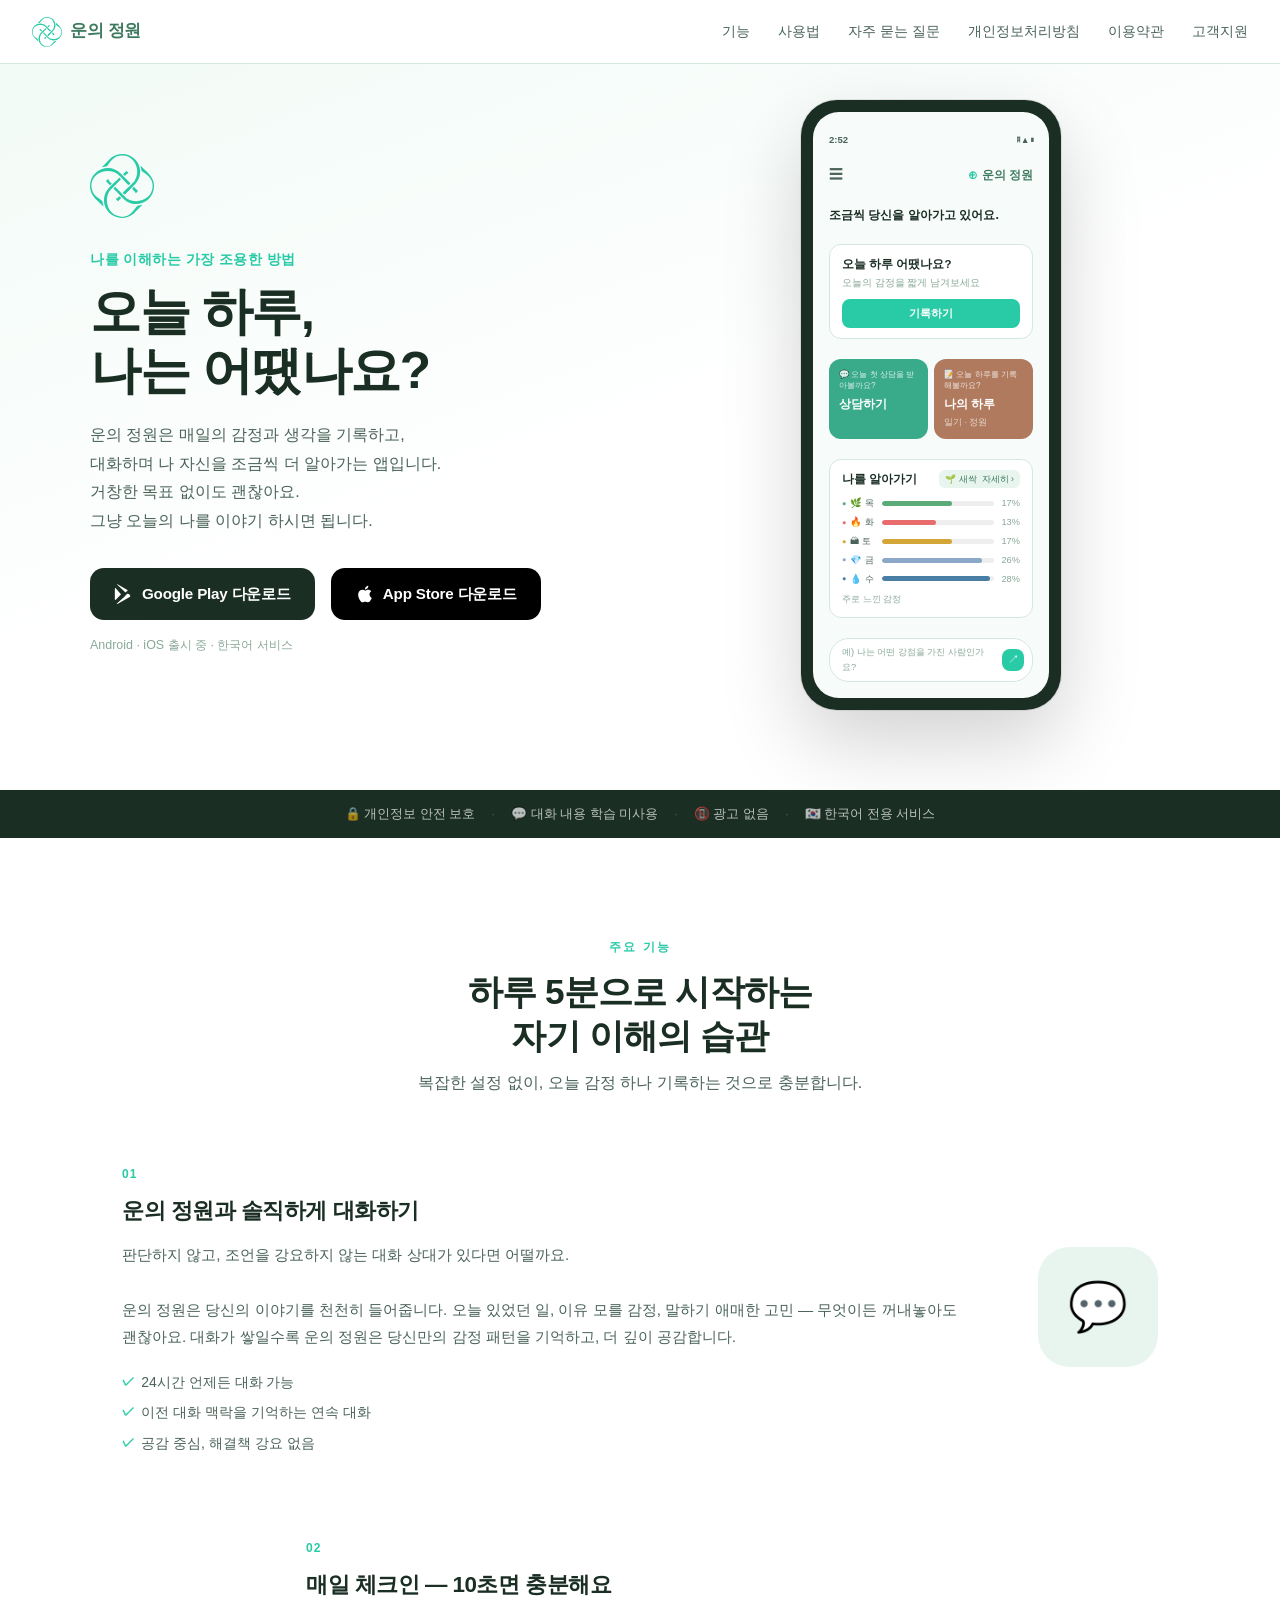
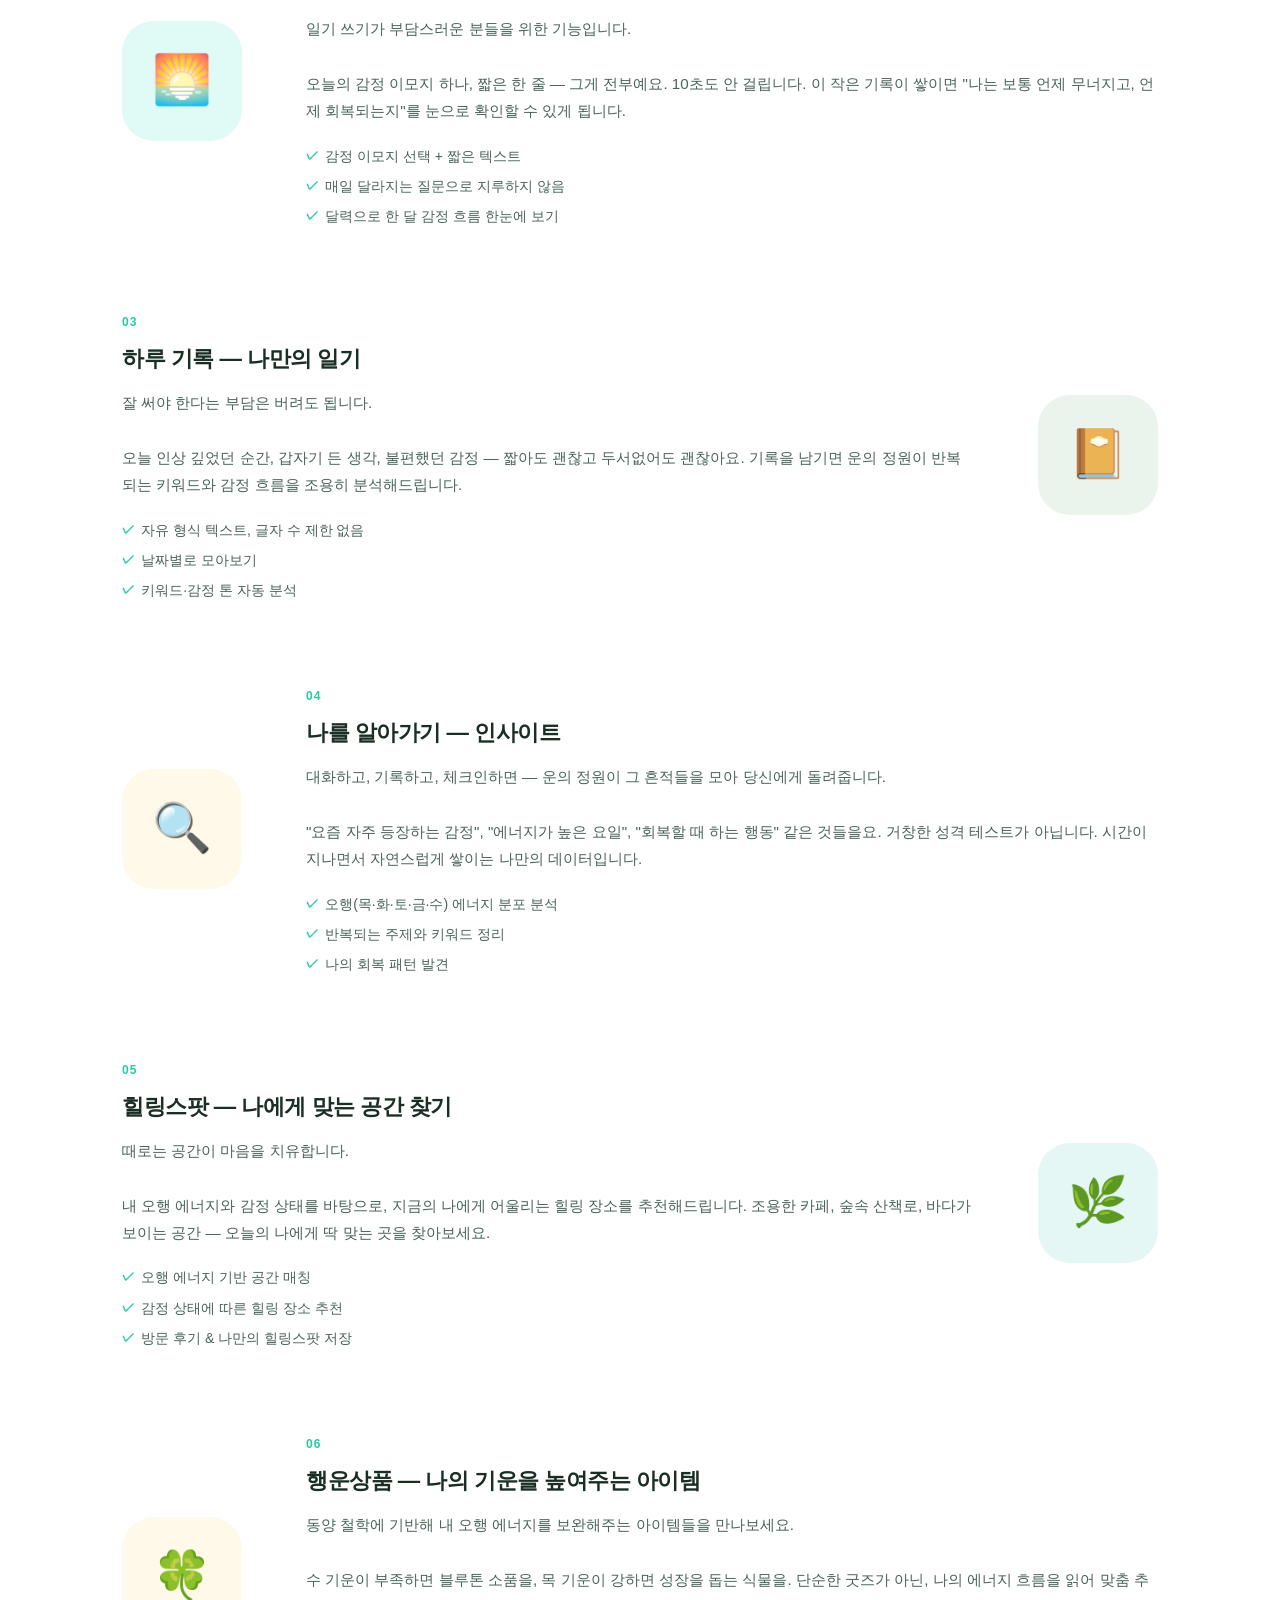
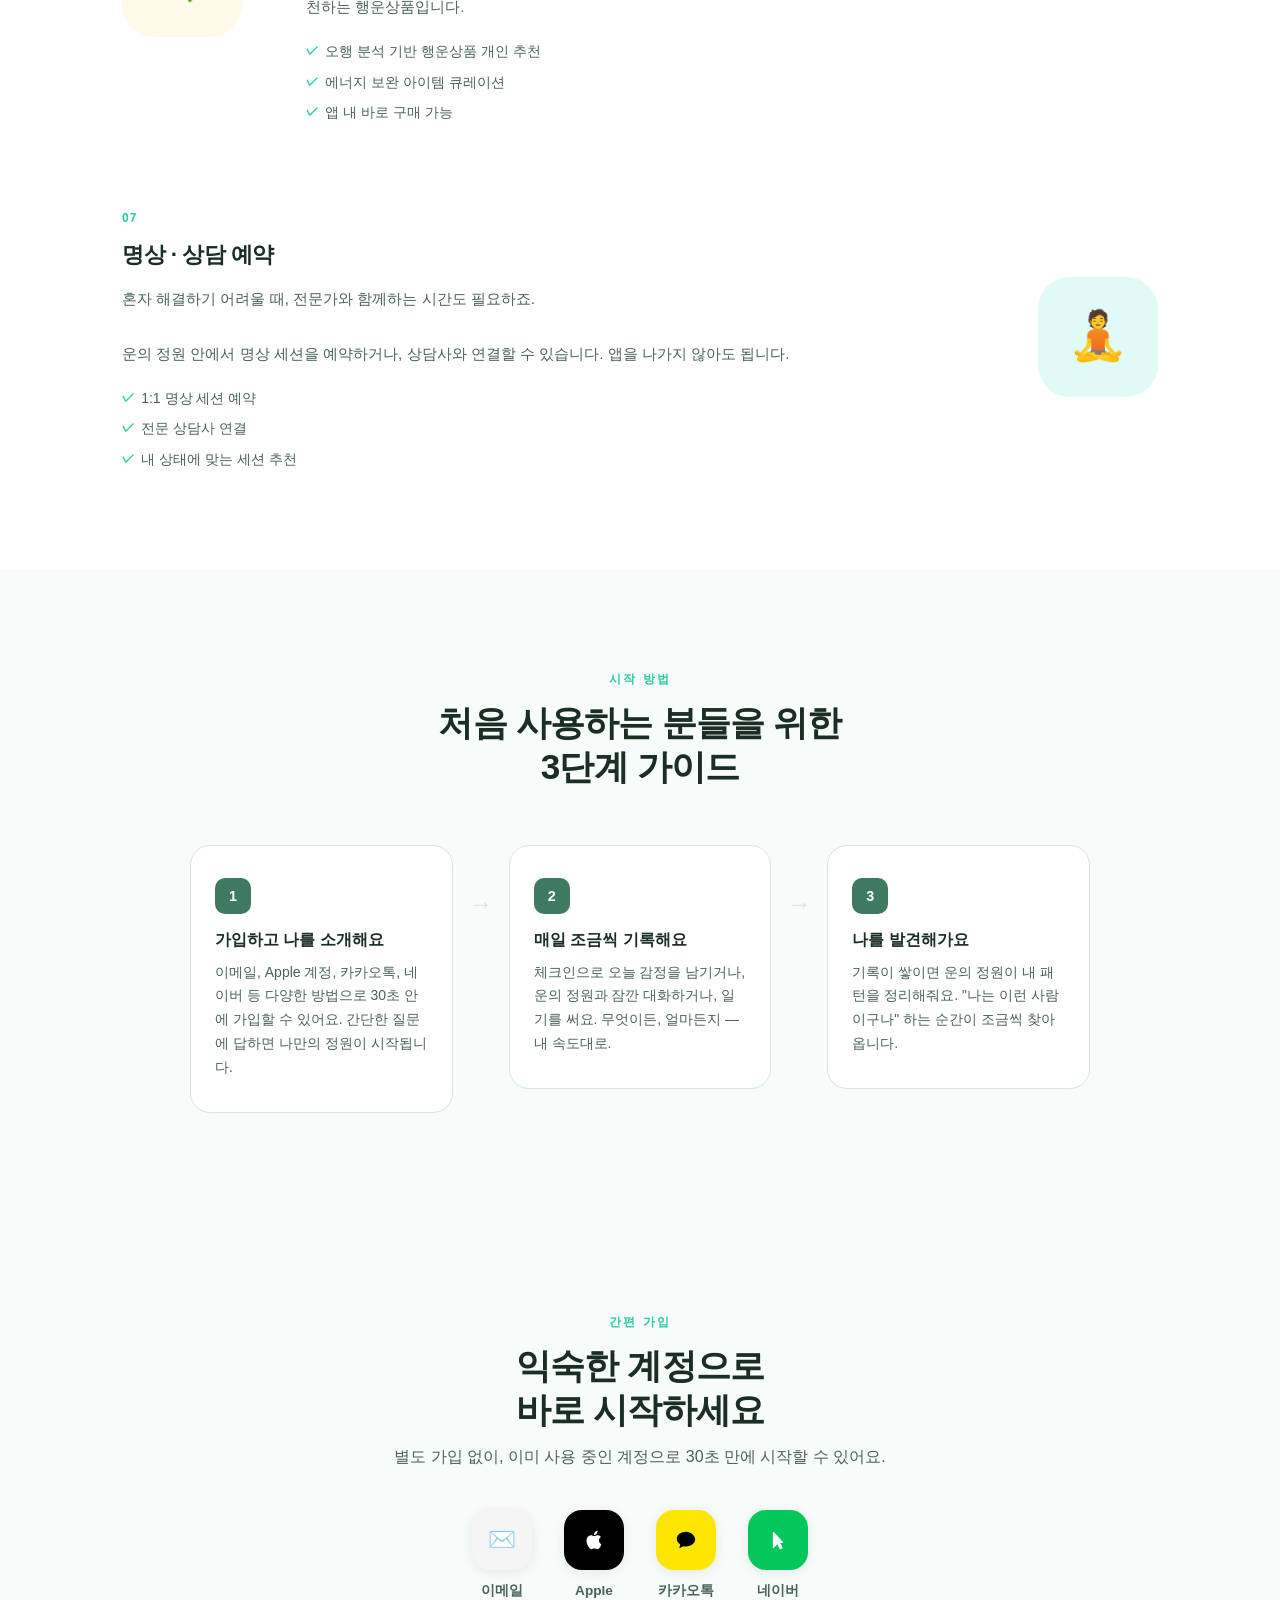
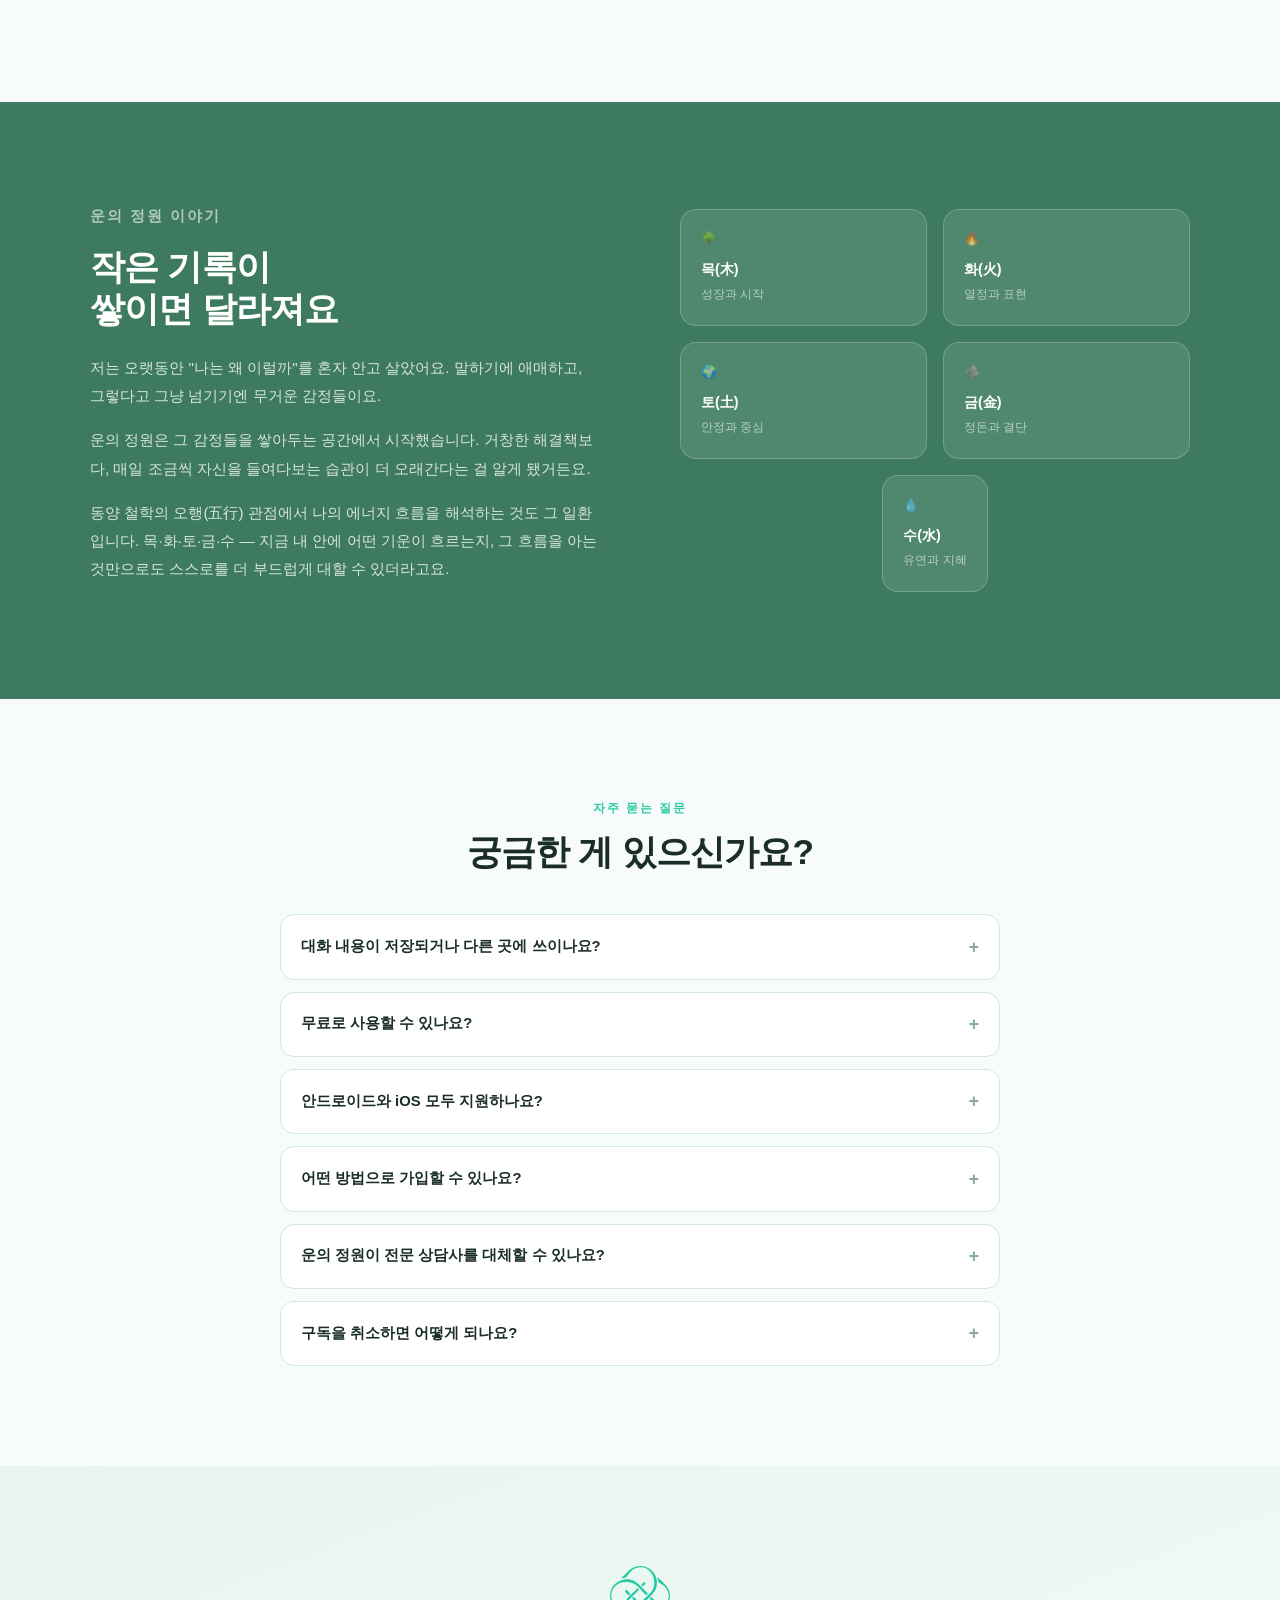
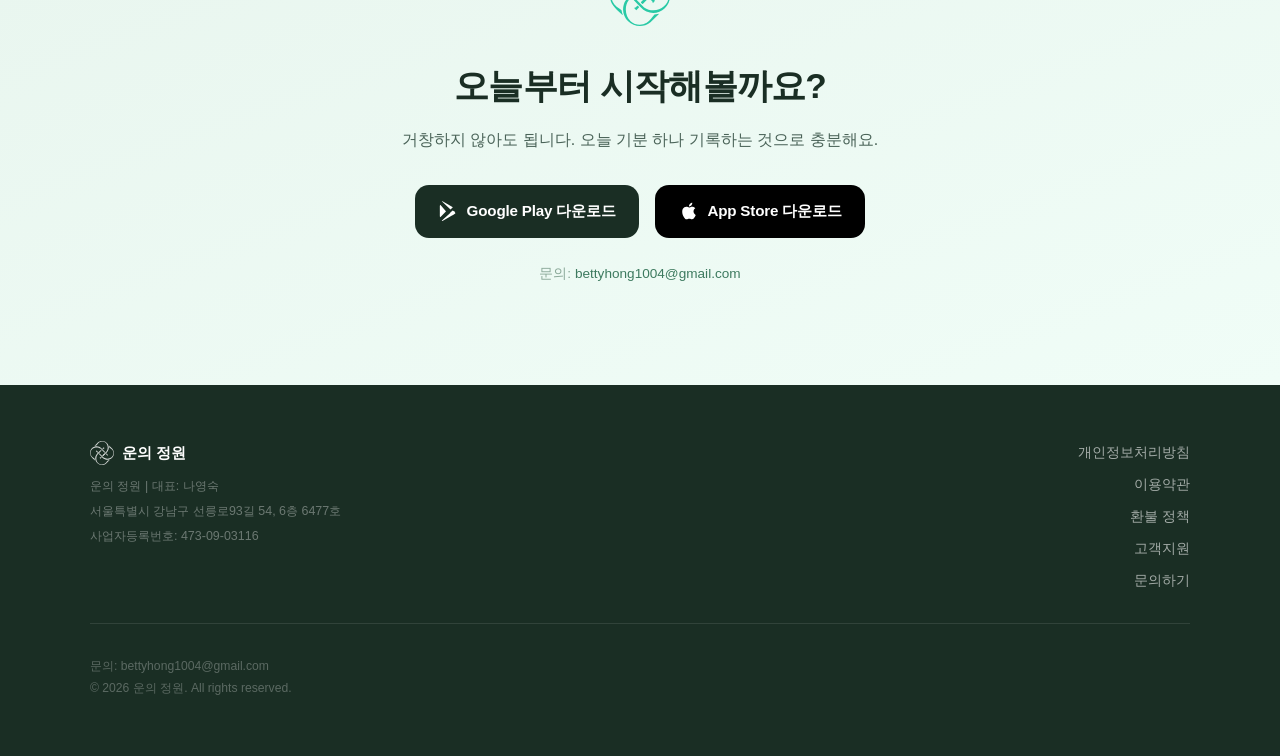
<file: index.html>
<!DOCTYPE html>
<html lang="ko">

<head>
  <meta charset="UTF-8" />
  <meta name="viewport" content="width=device-width, initial-scale=1.0" />
  <title>운의 정원 — 나를 알아가는 앱</title>
  <meta name="description" content="매일 조금씩, 나를 더 잘 이해하는 시간. 운의 정원과 대화하고, 감정을 기록하고, 나만의 패턴을 발견하세요." />
  <meta property="og:title" content="운의 정원 — 나를 알아가는 앱" />
  <meta property="og:description" content="매일 조금씩, 나를 더 잘 이해하는 시간. 운의 정원과 대화하고, 감정을 기록하고, 나만의 패턴을 발견하세요." />
  <meta property="og:type" content="website" />
  <meta property="og:site_name" content="운의 정원" />
  <meta property="og:url" content="https://lucky-garden.github.io/lucky-garden-landing/" />
  <meta property="og:image" content="https://lucky-garden.github.io/lucky-garden-landing/logo.png" />
  <meta property="og:image:width" content="215" />
  <meta property="og:image:height" content="215" />
  <meta property="og:image:alt" content="운의 정원 로고" />
  <meta property="og:locale" content="ko_KR" />
  <meta name="twitter:card" content="summary" />
  <meta name="twitter:title" content="운의 정원 — 나를 알아가는 앱" />
  <meta name="twitter:description" content="매일 조금씩, 나를 더 잘 이해하는 시간. 운의 정원과 대화하고, 감정을 기록하고, 나만의 패턴을 발견하세요." />
  <meta name="twitter:image" content="https://lucky-garden.github.io/lucky-garden-landing/logo.png" />
  <link rel="stylesheet" href="style.css" />
</head>

<body>

  <!-- Nav -->
  <nav>
    <a href="#" class="nav-logo-link">
      <img src="logo.svg" alt="운의 정원 로고" class="nav-logo-img" />
      <span class="nav-logo-text">운의 정원</span>
    </a>
    <ul class="nav-links">
      <li><a href="#features">기능</a></li>
      <li><a href="#how">사용법</a></li>
      <li><a href="#faq">자주 묻는 질문</a></li>
      <li><a href="privacy.html">개인정보처리방침</a></li>
      <li><a href="terms.html">이용약관</a></li>
      <li><a href="support.html">고객지원</a></li>
    </ul>
    <button class="nav-mobile-menu" aria-label="메뉴">☰</button>
  </nav>

  <!-- Hero -->
  <section class="hero">
    <div class="hero-inner">
      <div class="hero-content">
        <div class="hero-logo-wrap">
          <img src="logo.svg" alt="운의 정원" class="hero-logo" />
        </div>
        <p class="hero-eyebrow">나를 이해하는 가장 조용한 방법</p>
        <h1>오늘 하루,<br />나는 어땠나요?</h1>
        <p class="hero-desc">
          운의 정원은 매일의 감정과 생각을 기록하고,<br />
          대화하며 나 자신을 조금씩 더 알아가는 앱입니다.<br />
          거창한 목표 없이도 괜찮아요. <br />
          그냥 오늘의 나를 이야기 하시면 됩니다.
        </p>
        <div class="cta-group">
          <a href="https://play.google.com/store/apps/details?id=com.leeheungkyu.luckygardenexpo&hl=ko"
            class="btn-store btn-android" target="_blank" rel="noopener">
            <svg width="20" height="20" viewBox="0 0 24 24" fill="currentColor">
              <path
                d="M3.18 23.76c.3.17.64.23.99.17l12.47-7.2L13.8 14l-10.62 9.76zm-1.7-19.1C1.18 5.04 1 5.5 1 6.06v11.88c0 .56.18 1.02.48 1.4l.08.07L8.3 12.5v-.17L1.56 4.59l-.08.07zm17.57 8.16-2.63-1.52-3.09 2.83 3.09 2.83 2.65-1.53c.76-.43.76-1.15 0-1.61zM4.17.24l12.47 7.2-2.84 2.72L3.33.4c.25-.17.55-.24.84-.16z" />
            </svg>
            Google Play 다운로드
          </a>
          <a href="https://apps.apple.com/kr/app/%EC%9A%B4%EC%9D%98-%EC%A0%95%EC%9B%90/id6753106464"
            class="btn-store btn-apple" target="_blank" rel="noopener">
            <svg width="20" height="20" viewBox="0 0 24 24" fill="currentColor">
              <path
                d="M18.71 19.5c-.83 1.24-1.71 2.45-3.05 2.47-1.34.03-1.77-.79-3.29-.79-1.53 0-2 .77-3.27.82-1.31.05-2.3-1.32-3.14-2.53C4.25 17 2.94 12.45 4.7 9.39c.87-1.52 2.43-2.48 4.12-2.51 1.28-.02 2.5.87 3.29.87.78 0 2.26-1.07 3.8-.91.65.03 2.47.26 3.64 1.98-.09.06-2.17 1.28-2.15 3.81.03 3.02 2.65 4.03 2.68 4.04-.03.07-.42 1.44-1.38 2.83M13 3.5c.73-.83 1.94-1.46 2.94-1.5.13 1.17-.34 2.35-1.04 3.19-.69.85-1.83 1.51-2.95 1.42-.15-1.15.41-2.35 1.05-3.11z" />
            </svg>
            App Store 다운로드
          </a>
        </div>
        <p class="hero-sub-note">Android · iOS 출시 중 · 한국어 서비스</p>
      </div>
      <div class="hero-visual">
        <div class="phone-mockup">
          <div class="phone-screen">
            <!-- 상태바 -->
            <div class="mock-statusbar">
              <span class="mock-time">2:52</span>
              <span class="mock-icons">⠿ ▲ ▮</span>
            </div>
            <!-- 헤더 -->
            <div class="mock-appbar">
              <span class="mock-hamburger">☰</span>
              <span class="mock-appname">
                <span class="mock-appname-dot">⊕</span> 운의 정원
              </span>
            </div>
            <!-- 개인화 인사 -->
            <div class="mock-greeting-wrap">
              <p class="mock-user-msg">조금씩 당신을 알아가고 있어요.</p>
            </div>
            <!-- 체크인 카드 -->
            <div class="mock-checkin-card">
              <p class="mock-card-title">오늘 하루 어땠나요?</p>
              <p class="mock-card-sub">오늘의 감정을 짧게 남겨보세요</p>
              <div class="mock-record-btn">기록하기</div>
            </div>
            <!-- 기능 카드 2개 -->
            <div class="mock-cards-row">
              <div class="mock-func-card green">
                <p class="mock-func-tag">💬 오늘 첫 상담을 받아볼까요?</p>
                <p class="mock-func-title">상담하기</p>
              </div>
              <div class="mock-func-card brown">
                <p class="mock-func-tag">📝 오늘 하루를 기록해볼까요?</p>
                <p class="mock-func-title">나의 하루</p>
                <p class="mock-func-sub">일기 · 정원</p>
              </div>
            </div>
            <!-- 나를 알아가기 -->
            <div class="mock-insight-wrap">
              <div class="mock-insight-header">
                <span class="mock-insight-title">나를 알아가기</span>
                <span class="mock-insight-badge">🌱 새싹 &nbsp;자세히 &rsaquo;</span>
              </div>
              <div class="mock-elem-bars">
                <div class="mock-elem-row">
                  <span class="mock-elem-dot green-dot">●</span>
                  <span class="mock-elem-name">🌿 목</span>
                  <div class="mock-bar-bg">
                    <div class="mock-bar-fill" style="width:62%;background:#5aaa7a"></div>
                  </div>
                  <span class="mock-elem-pct">17%</span>
                </div>
                <div class="mock-elem-row">
                  <span class="mock-elem-dot red-dot">●</span>
                  <span class="mock-elem-name">🔥 화</span>
                  <div class="mock-bar-bg">
                    <div class="mock-bar-fill" style="width:48%;background:#e86c6c"></div>
                  </div>
                  <span class="mock-elem-pct">13%</span>
                </div>
                <div class="mock-elem-row">
                  <span class="mock-elem-dot yellow-dot">●</span>
                  <span class="mock-elem-name">🏔 토</span>
                  <div class="mock-bar-bg">
                    <div class="mock-bar-fill" style="width:62%;background:#d4a537"></div>
                  </div>
                  <span class="mock-elem-pct">17%</span>
                </div>
                <div class="mock-elem-row">
                  <span class="mock-elem-dot blue-dot">●</span>
                  <span class="mock-elem-name">💎 금</span>
                  <div class="mock-bar-bg">
                    <div class="mock-bar-fill" style="width:89%;background:#8ba8c8"></div>
                  </div>
                  <span class="mock-elem-pct">26%</span>
                </div>
                <div class="mock-elem-row">
                  <span class="mock-elem-dot navy-dot">●</span>
                  <span class="mock-elem-name">💧 수</span>
                  <div class="mock-bar-bg">
                    <div class="mock-bar-fill" style="width:96%;background:#4a7fa5"></div>
                  </div>
                  <span class="mock-elem-pct">28%</span>
                </div>
              </div>
              <p class="mock-insight-sub">주로 느낀 감정</p>
            </div>
            <!-- 하단 채팅 입력 -->
            <div class="mock-chat-input">
              <span class="mock-input-placeholder">예) 나는 어떤 강점을 가진 사람인가요?</span>
              <span class="mock-send-btn">↗</span>
            </div>
          </div>
        </div>
      </div>
    </div>
  </section>

  <!-- Trust bar -->
  <div class="trust-bar">
    <div class="trust-inner">
      <span>🔒 개인정보 안전 보호</span>
      <span class="trust-divider">·</span>
      <span>💬 대화 내용 학습 미사용</span>
      <span class="trust-divider">·</span>
      <span>📵 광고 없음</span>
      <span class="trust-divider">·</span>
      <span>🇰🇷 한국어 전용 서비스</span>
    </div>
  </div>

  <!-- Features -->
  <section class="features" id="features">
    <div class="section-header">
      <p class="section-label">주요 기능</p>
      <h2 class="section-title">하루 5분으로 시작하는<br />자기 이해의 습관</h2>
      <p class="section-sub">복잡한 설정 없이, 오늘 감정 하나 기록하는 것으로 충분합니다.</p>
    </div>

    <div class="feature-list">

      <div class="feature-row">
        <div class="feature-text">
          <span class="feature-number">01</span>
          <h3>운의 정원과 솔직하게 대화하기</h3>
          <p>
            판단하지 않고, 조언을 강요하지 않는 대화 상대가 있다면 어떨까요.<br /><br />
            운의 정원은 당신의 이야기를 천천히 들어줍니다. 오늘 있었던 일, 이유 모를 감정, 말하기 애매한 고민 — 무엇이든 꺼내놓아도 괜찮아요.
            대화가 쌓일수록 운의 정원은 당신만의 감정 패턴을 기억하고, 더 깊이 공감합니다.
          </p>
          <ul class="feature-bullets">
            <li>24시간 언제든 대화 가능</li>
            <li>이전 대화 맥락을 기억하는 연속 대화</li>
            <li>공감 중심, 해결책 강요 없음</li>
          </ul>
        </div>
        <div class="feature-icon-box">
          <div class="feature-icon-circle green">💬</div>
        </div>
      </div>

      <div class="feature-row reverse">
        <div class="feature-text">
          <span class="feature-number">02</span>
          <h3>매일 체크인 — 10초면 충분해요</h3>
          <p>
            일기 쓰기가 부담스러운 분들을 위한 기능입니다.<br /><br />
            오늘의 감정 이모지 하나, 짧은 한 줄 — 그게 전부예요. 10초도 안 걸립니다.
            이 작은 기록이 쌓이면 "나는 보통 언제 무너지고, 언제 회복되는지"를 눈으로 확인할 수 있게 됩니다.
          </p>
          <ul class="feature-bullets">
            <li>감정 이모지 선택 + 짧은 텍스트</li>
            <li>매일 달라지는 질문으로 지루하지 않음</li>
            <li>달력으로 한 달 감정 흐름 한눈에 보기</li>
          </ul>
        </div>
        <div class="feature-icon-box">
          <div class="feature-icon-circle teal">🌅</div>
        </div>
      </div>

      <div class="feature-row">
        <div class="feature-text">
          <span class="feature-number">03</span>
          <h3>하루 기록 — 나만의 일기</h3>
          <p>
            잘 써야 한다는 부담은 버려도 됩니다.<br /><br />
            오늘 인상 깊었던 순간, 갑자기 든 생각, 불편했던 감정 — 짧아도 괜찮고 두서없어도 괜찮아요.
            기록을 남기면 운의 정원이 반복되는 키워드와 감정 흐름을 조용히 분석해드립니다.
          </p>
          <ul class="feature-bullets">
            <li>자유 형식 텍스트, 글자 수 제한 없음</li>
            <li>날짜별로 모아보기</li>
            <li>키워드·감정 톤 자동 분석</li>
          </ul>
        </div>
        <div class="feature-icon-box">
          <div class="feature-icon-circle sage">📔</div>
        </div>
      </div>

      <div class="feature-row reverse">
        <div class="feature-text">
          <span class="feature-number">04</span>
          <h3>나를 알아가기 — 인사이트</h3>
          <p>
            대화하고, 기록하고, 체크인하면 — 운의 정원이 그 흔적들을 모아 당신에게 돌려줍니다.<br /><br />
            "요즘 자주 등장하는 감정", "에너지가 높은 요일", "회복할 때 하는 행동" 같은 것들을요.
            거창한 성격 테스트가 아닙니다. 시간이 지나면서 자연스럽게 쌓이는 나만의 데이터입니다.
          </p>
          <ul class="feature-bullets">
            <li>오행(목·화·토·금·수) 에너지 분포 분석</li>
            <li>반복되는 주제와 키워드 정리</li>
            <li>나의 회복 패턴 발견</li>
          </ul>
        </div>
        <div class="feature-icon-box">
          <div class="feature-icon-circle gold">🔍</div>
        </div>
      </div>

      <div class="feature-row">
        <div class="feature-text">
          <span class="feature-number">05</span>
          <h3>힐링스팟 — 나에게 맞는 공간 찾기</h3>
          <p>
            때로는 공간이 마음을 치유합니다.<br /><br />
            내 오행 에너지와 감정 상태를 바탕으로, 지금의 나에게 어울리는 힐링 장소를 추천해드립니다.
            조용한 카페, 숲속 산책로, 바다가 보이는 공간 — 오늘의 나에게 딱 맞는 곳을 찾아보세요.
          </p>
          <ul class="feature-bullets">
            <li>오행 에너지 기반 공간 매칭</li>
            <li>감정 상태에 따른 힐링 장소 추천</li>
            <li>방문 후기 & 나만의 힐링스팟 저장</li>
          </ul>
        </div>
        <div class="feature-icon-box">
          <div class="feature-icon-circle mint">🌿</div>
        </div>
      </div>

      <div class="feature-row reverse">
        <div class="feature-text">
          <span class="feature-number">06</span>
          <h3>행운상품 — 나의 기운을 높여주는 아이템</h3>
          <p>
            동양 철학에 기반해 내 오행 에너지를 보완해주는 아이템들을 만나보세요.<br /><br />
            수 기운이 부족하면 블루톤 소품을, 목 기운이 강하면 성장을 돕는 식물을.
            단순한 굿즈가 아닌, 나의 에너지 흐름을 읽어 맞춤 추천하는 행운상품입니다.
          </p>
          <ul class="feature-bullets">
            <li>오행 분석 기반 행운상품 개인 추천</li>
            <li>에너지 보완 아이템 큐레이션</li>
            <li>앱 내 바로 구매 가능</li>
          </ul>
        </div>
        <div class="feature-icon-box">
          <div class="feature-icon-circle gold">🍀</div>
        </div>
      </div>

      <div class="feature-row">
        <div class="feature-text">
          <span class="feature-number">07</span>
          <h3>명상 · 상담 예약</h3>
          <p>
            혼자 해결하기 어려울 때, 전문가와 함께하는 시간도 필요하죠.<br /><br />
            운의 정원 안에서 명상 세션을 예약하거나, 상담사와 연결할 수 있습니다.
            앱을 나가지 않아도 됩니다.
          </p>
          <ul class="feature-bullets">
            <li>1:1 명상 세션 예약</li>
            <li>전문 상담사 연결</li>
            <li>내 상태에 맞는 세션 추천</li>
          </ul>
        </div>
        <div class="feature-icon-box">
          <div class="feature-icon-circle teal">🧘</div>
        </div>
      </div>

    </div>
  </section>

  <!-- How it works -->
  <section class="how" id="how">
    <div class="section-header">
      <p class="section-label">시작 방법</p>
      <h2 class="section-title">처음 사용하는 분들을 위한<br />3단계 가이드</h2>
    </div>
    <div class="steps">
      <div class="step">
        <div class="step-num">1</div>
        <h3>가입하고 나를 소개해요</h3>
        <p>이메일, Apple 계정, 카카오톡, 네이버 등 다양한 방법으로 30초 안에 가입할 수 있어요. 간단한 질문에 답하면 나만의 정원이 시작됩니다.</p>
      </div>
      <div class="step-arrow">→</div>
      <div class="step">
        <div class="step-num">2</div>
        <h3>매일 조금씩 기록해요</h3>
        <p>체크인으로 오늘 감정을 남기거나, 운의 정원과 잠깐 대화하거나, 일기를 써요. 무엇이든, 얼마든지 — 내 속도대로.</p>
      </div>
      <div class="step-arrow">→</div>
      <div class="step">
        <div class="step-num">3</div>
        <h3>나를 발견해가요</h3>
        <p>기록이 쌓이면 운의 정원이 내 패턴을 정리해줘요. "나는 이런 사람이구나" 하는 순간이 조금씩 찾아옵니다.</p>
      </div>
    </div>
  </section>

  <!-- Signup methods -->
  <section class="signup-section">
    <div class="signup-inner">
      <div class="section-header" style="margin-bottom: 2.5rem;">
        <p class="section-label">간편 가입</p>
        <h2 class="section-title">익숙한 계정으로<br />바로 시작하세요</h2>
        <p class="section-sub">별도 가입 없이, 이미 사용 중인 계정으로 30초 만에 시작할 수 있어요.</p>
      </div>
      <div class="signup-methods">
        <div class="signup-method">
          <div class="signup-icon" style="background:#f5f5f5; color:#333">✉️</div>
          <span>이메일</span>
        </div>
        <div class="signup-method">
          <div class="signup-icon" style="background:#000; color:#fff">
            <svg width="22" height="22" viewBox="0 0 24 24" fill="currentColor">
              <path
                d="M18.71 19.5c-.83 1.24-1.71 2.45-3.05 2.47-1.34.03-1.77-.79-3.29-.79-1.53 0-2 .77-3.27.82-1.31.05-2.3-1.32-3.14-2.53C4.25 17 2.94 12.45 4.7 9.39c.87-1.52 2.43-2.48 4.12-2.51 1.28-.02 2.5.87 3.29.87.78 0 2.26-1.07 3.8-.91.65.03 2.47.26 3.64 1.98-.09.06-2.17 1.28-2.15 3.81.03 3.02 2.65 4.03 2.68 4.04-.03.07-.42 1.44-1.38 2.83M13 3.5c.73-.83 1.94-1.46 2.94-1.5.13 1.17-.34 2.35-1.04 3.19-.69.85-1.83 1.51-2.95 1.42-.15-1.15.41-2.35 1.05-3.11z" />
            </svg>
          </div>
          <span>Apple</span>
        </div>
        <div class="signup-method">
          <div class="signup-icon" style="background:#FEE500; color:#000">
            <svg width="22" height="22" viewBox="0 0 24 24" fill="currentColor">
              <path
                d="M12 3C6.477 3 2 6.477 2 10.5c0 2.524 1.43 4.75 3.625 6.125L4.75 21l4.5-2.25C10.094 18.875 11.03 19 12 19c5.523 0 10-3.477 10-7.5S17.523 3 12 3z" />
            </svg>
          </div>
          <span>카카오톡</span>
        </div>
        <div class="signup-method">
          <div class="signup-icon" style="background:#03C75A; color:#fff">
            <svg width="22" height="22" viewBox="0 0 24 24" fill="currentColor">
              <path
                d="M16.273 12.845L7.376 3.27C7.01 2.877 6.36 3.13 6.36 3.67V20.33c0 .54.65.793 1.016.4l3.91-4.17 2.595 5.245c.172.348.584.49.932.318l1.866-.924a.72.72 0 00.318-.932l-2.536-5.12 2.8-.003a.72.72 0 00.012-1.299z" />
            </svg>
          </div>
          <span>네이버</span>
        </div>
      </div>
    </div>
  </section>

  <!-- Philosophy -->
  <section class="philosophy">
    <div class="philosophy-inner">
      <div class="philosophy-text">
        <p class="section-label light">운의 정원 이야기</p>
        <h2>작은 기록이<br />쌓이면 달라져요</h2>
        <p>
          저는 오랫동안 "나는 왜 이럴까"를 혼자 안고 살았어요.
          말하기에 애매하고, 그렇다고 그냥 넘기기엔 무거운 감정들이요.
        </p>
        <p>
          운의 정원은 그 감정들을 쌓아두는 공간에서 시작했습니다.
          거창한 해결책보다, 매일 조금씩 자신을 들여다보는 습관이 더 오래간다는 걸 알게 됐거든요.
        </p>
        <p>
          동양 철학의 오행(五行) 관점에서 나의 에너지 흐름을 해석하는 것도 그 일환입니다.
          목·화·토·금·수 — 지금 내 안에 어떤 기운이 흐르는지, 그 흐름을 아는 것만으로도
          스스로를 더 부드럽게 대할 수 있더라고요.
        </p>
      </div>
      <div class="philosophy-elements">
        <div class="elem-card">
          <span class="elem-icon">🌳</span>
          <strong>목(木)</strong>
          <span>성장과 시작</span>
        </div>
        <div class="elem-card">
          <span class="elem-icon">🔥</span>
          <strong>화(火)</strong>
          <span>열정과 표현</span>
        </div>
        <div class="elem-card">
          <span class="elem-icon">🌍</span>
          <strong>토(土)</strong>
          <span>안정과 중심</span>
        </div>
        <div class="elem-card">
          <span class="elem-icon">🪨</span>
          <strong>금(金)</strong>
          <span>정돈과 결단</span>
        </div>
        <div class="elem-card">
          <span class="elem-icon">💧</span>
          <strong>수(水)</strong>
          <span>유연과 지혜</span>
        </div>
      </div>
    </div>
  </section>

  <!-- FAQ -->
  <section class="faq" id="faq">
    <div class="section-header">
      <p class="section-label">자주 묻는 질문</p>
      <h2 class="section-title">궁금한 게 있으신가요?</h2>
    </div>
    <div class="faq-list">
      <details class="faq-item">
        <summary>대화 내용이 저장되거나 다른 곳에 쓰이나요?</summary>
        <p>대화 내용은 서비스 제공 목적으로만 저장되며, 모델 학습에 사용되지 않습니다. 회원 탈퇴 시 모든 데이터는 즉시 삭제됩니다. 자세한 내용은 <a
            href="privacy.html">개인정보처리방침</a>을 확인해주세요.</p>
      </details>
      <details class="faq-item">
        <summary>무료로 사용할 수 있나요?</summary>
        <p>기본 기능은 무료로 사용 가능합니다. 대화 횟수 등 일부 기능에 제한이 있으며, 구독 플랜으로 무제한 이용이 가능합니다.</p>
      </details>
      <details class="faq-item">
        <summary>안드로이드와 iOS 모두 지원하나요?</summary>
        <p>네, 안드로이드(Google Play)와 iOS(App Store) 모두 출시되어 있습니다. 두 플랫폼 모두에서 동일하게 운의 정원을 이용하실 수 있어요.</p>
      </details>
      <details class="faq-item">
        <summary>어떤 방법으로 가입할 수 있나요?</summary>
        <p>이메일, Apple 계정, 카카오톡, 네이버 계정으로 가입할 수 있습니다. 별도 회원가입 양식 없이 기존에 사용 중인 계정으로 빠르게 시작하실 수 있어요.</p>
      </details>
      <details class="faq-item">
        <summary>운의 정원이 전문 상담사를 대체할 수 있나요?</summary>
        <p>아니요. 운의 정원은 심리 상담이나 의료 진단을 대체하지 않습니다. 전문적인 도움이 필요한 경우 반드시 전문가와 상담하시기 바랍니다. 앱 내에서 전문 상담사 예약 서비스를 이용하실 수도
          있습니다.</p>
      </details>
      <details class="faq-item">
        <summary>구독을 취소하면 어떻게 되나요?</summary>
        <p>구독 취소는 Google Play 또는 App Store 설정에서 다음 결제일 24시간 전까지 직접 진행하시면 됩니다. 취소 후에도 구독 기간이 끝날 때까지 유료 기능을 이용하실 수 있습니다.
        </p>
      </details>
    </div>
  </section>

  <!-- Download CTA -->
  <section class="download">
    <div class="download-inner">
      <img src="logo.svg" alt="운의 정원" class="download-logo" />
      <h2>오늘부터 시작해볼까요?</h2>
      <p>거창하지 않아도 됩니다. 오늘 기분 하나 기록하는 것으로 충분해요.</p>
      <div class="cta-group" style="justify-content: center;">
        <a href="https://play.google.com/store/apps/details?id=com.leeheungkyu.luckygardenexpo&hl=ko"
          class="btn-store btn-android" target="_blank" rel="noopener">
          <svg width="20" height="20" viewBox="0 0 24 24" fill="currentColor">
            <path
              d="M3.18 23.76c.3.17.64.23.99.17l12.47-7.2L13.8 14l-10.62 9.76zm-1.7-19.1C1.18 5.04 1 5.5 1 6.06v11.88c0 .56.18 1.02.48 1.4l.08.07L8.3 12.5v-.17L1.56 4.59l-.08.07zm17.57 8.16-2.63-1.52-3.09 2.83 3.09 2.83 2.65-1.53c.76-.43.76-1.15 0-1.61zM4.17.24l12.47 7.2-2.84 2.72L3.33.4c.25-.17.55-.24.84-.16z" />
          </svg>
          Google Play 다운로드
        </a>
        <a href="https://apps.apple.com/kr/app/%EC%9A%B4%EC%9D%98-%EC%A0%95%EC%9B%90/id6753106464"
          class="btn-store btn-apple" target="_blank" rel="noopener">
          <svg width="20" height="20" viewBox="0 0 24 24" fill="currentColor">
            <path
              d="M18.71 19.5c-.83 1.24-1.71 2.45-3.05 2.47-1.34.03-1.77-.79-3.29-.79-1.53 0-2 .77-3.27.82-1.31.05-2.3-1.32-3.14-2.53C4.25 17 2.94 12.45 4.7 9.39c.87-1.52 2.43-2.48 4.12-2.51 1.28-.02 2.5.87 3.29.87.78 0 2.26-1.07 3.8-.91.65.03 2.47.26 3.64 1.98-.09.06-2.17 1.28-2.15 3.81.03 3.02 2.65 4.03 2.68 4.04-.03.07-.42 1.44-1.38 2.83M13 3.5c.73-.83 1.94-1.46 2.94-1.5.13 1.17-.34 2.35-1.04 3.19-.69.85-1.83 1.51-2.95 1.42-.15-1.15.41-2.35 1.05-3.11z" />
          </svg>
          App Store 다운로드
        </a>
      </div>
      <p class="download-contact">문의: <a href="mailto:bettyhong1004@gmail.com">bettyhong1004@gmail.com</a></p>
    </div>
  </section>

  <!-- Footer -->
  <footer>
    <div class="footer-inner">
      <div class="footer-top">
        <div class="footer-brand">
          <div class="footer-logo-wrap">
            <img src="logo.svg" alt="운의 정원" class="footer-logo" />
            <strong>운의 정원</strong>
          </div>
          <p>운의 정원 | 대표: 나영숙</p>
          <p>서울특별시 강남구 선릉로93길 54, 6층 6477호</p>
          <p>사업자등록번호: 473-09-03116</p>
        </div>
        <div class="footer-links">
          <a href="privacy.html">개인정보처리방침</a>
          <a href="terms.html">이용약관</a>
          <a href="refund.html">환불 정책</a>
          <a href="support.html">고객지원</a>
          <a href="mailto:bettyhong1004@gmail.com">문의하기</a>
        </div>
      </div>
      <div class="footer-bottom">
        <p>문의: bettyhong1004@gmail.com</p>
        <p>© 2026 운의 정원. All rights reserved.</p>
      </div>
    </div>
  </footer>

  <script src="script.js" defer></script>
</body>

</html>
</file>
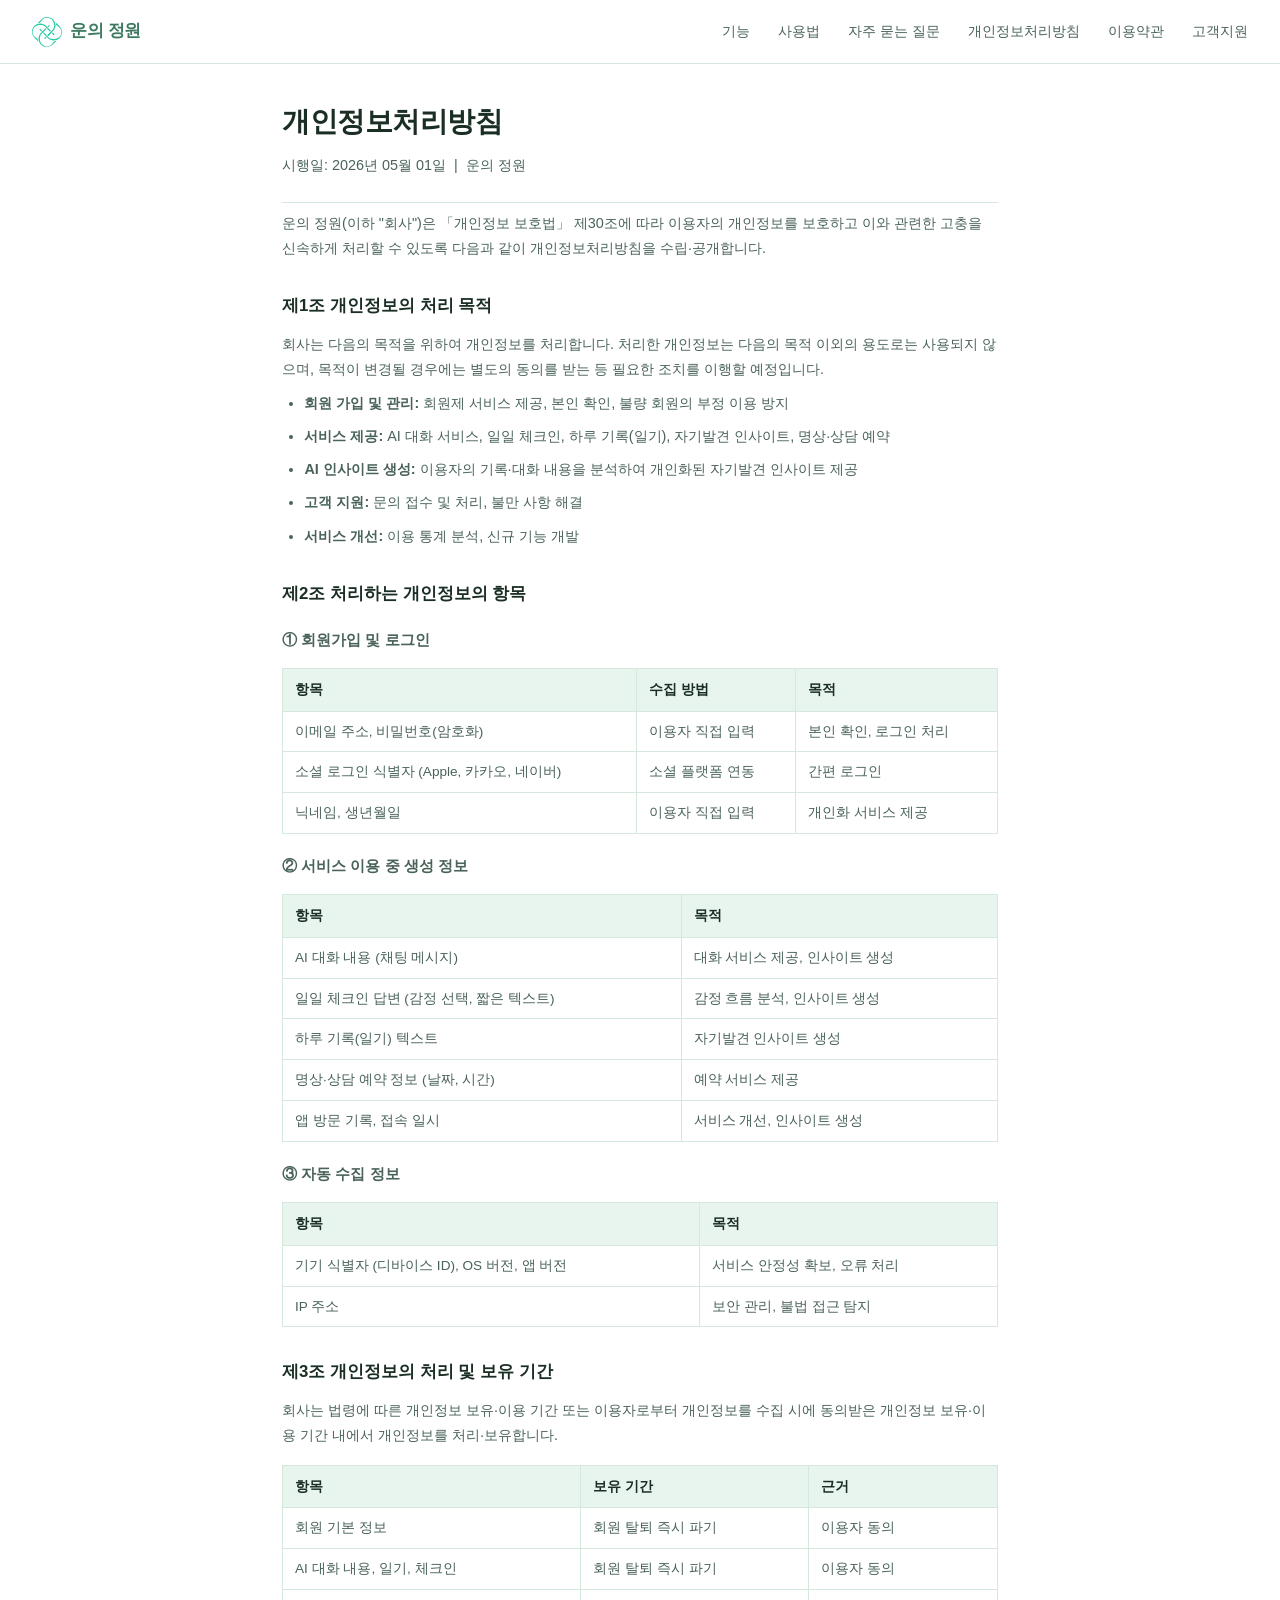
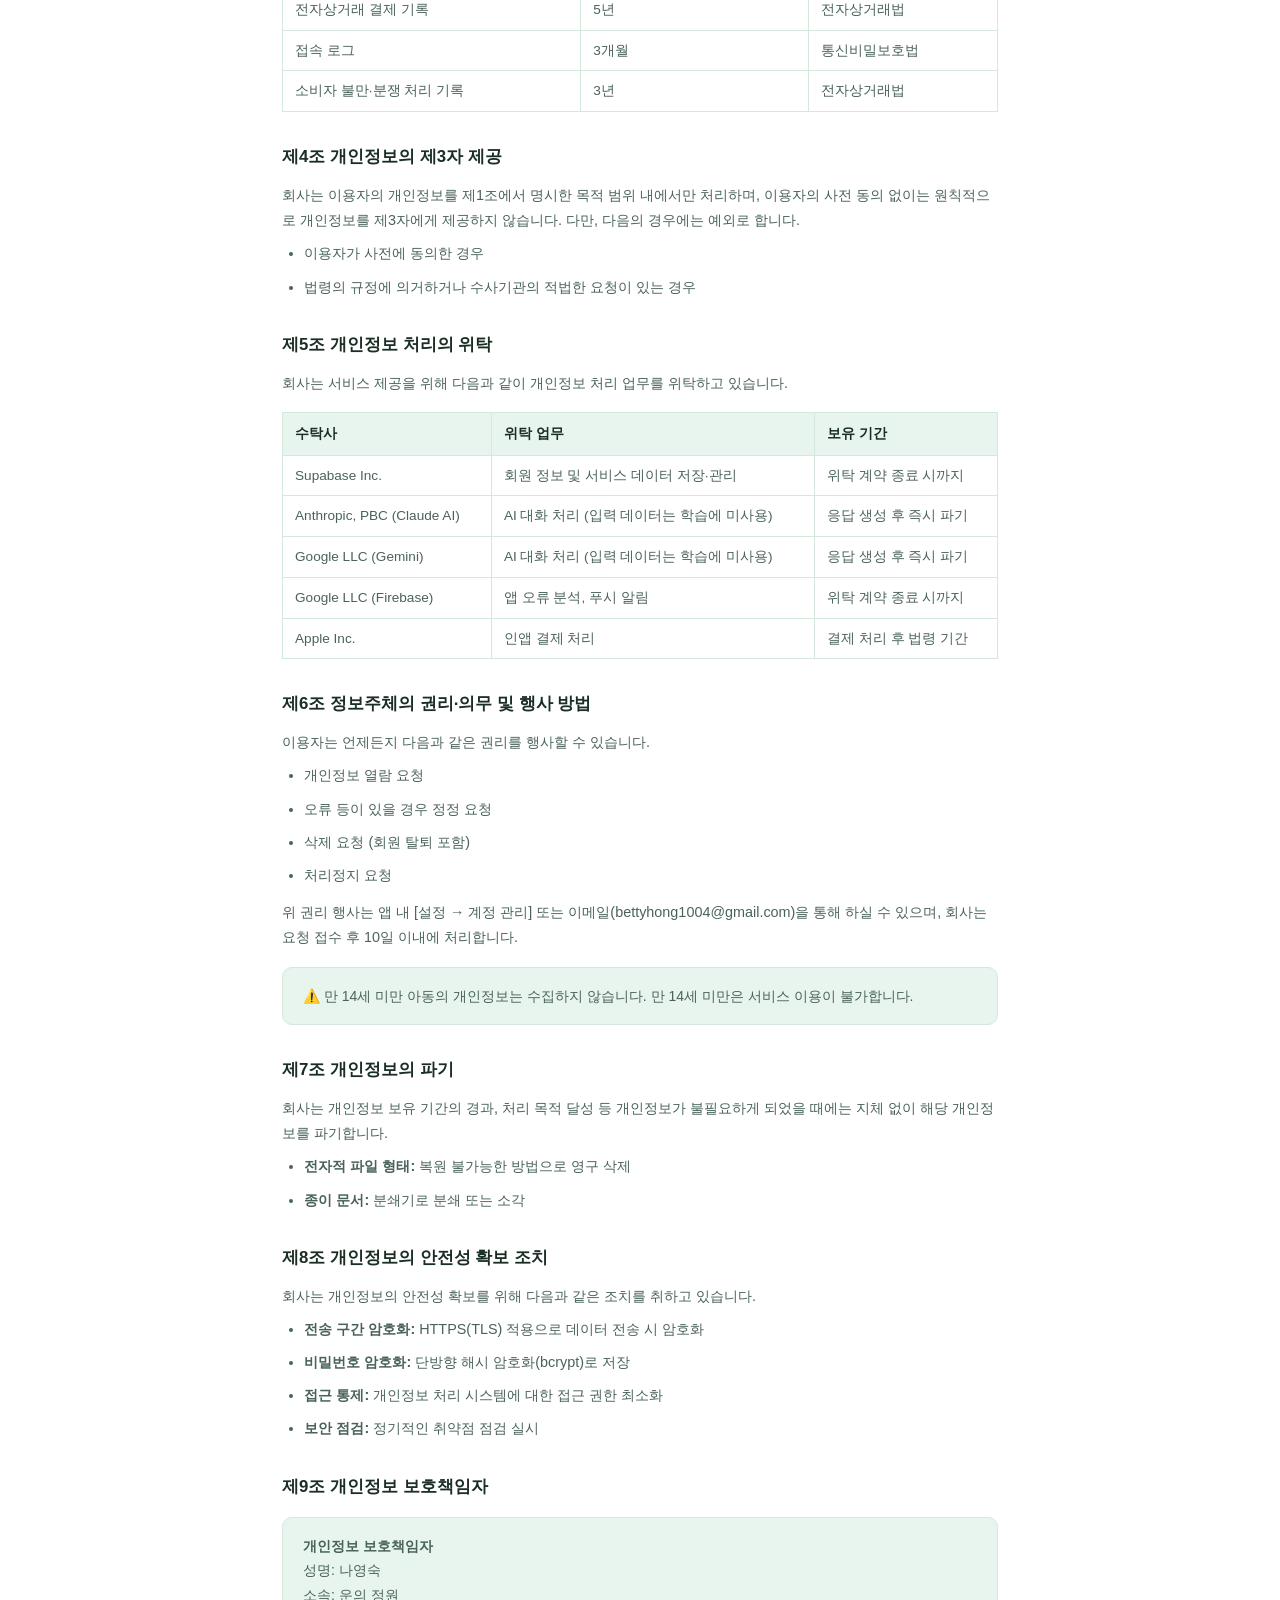
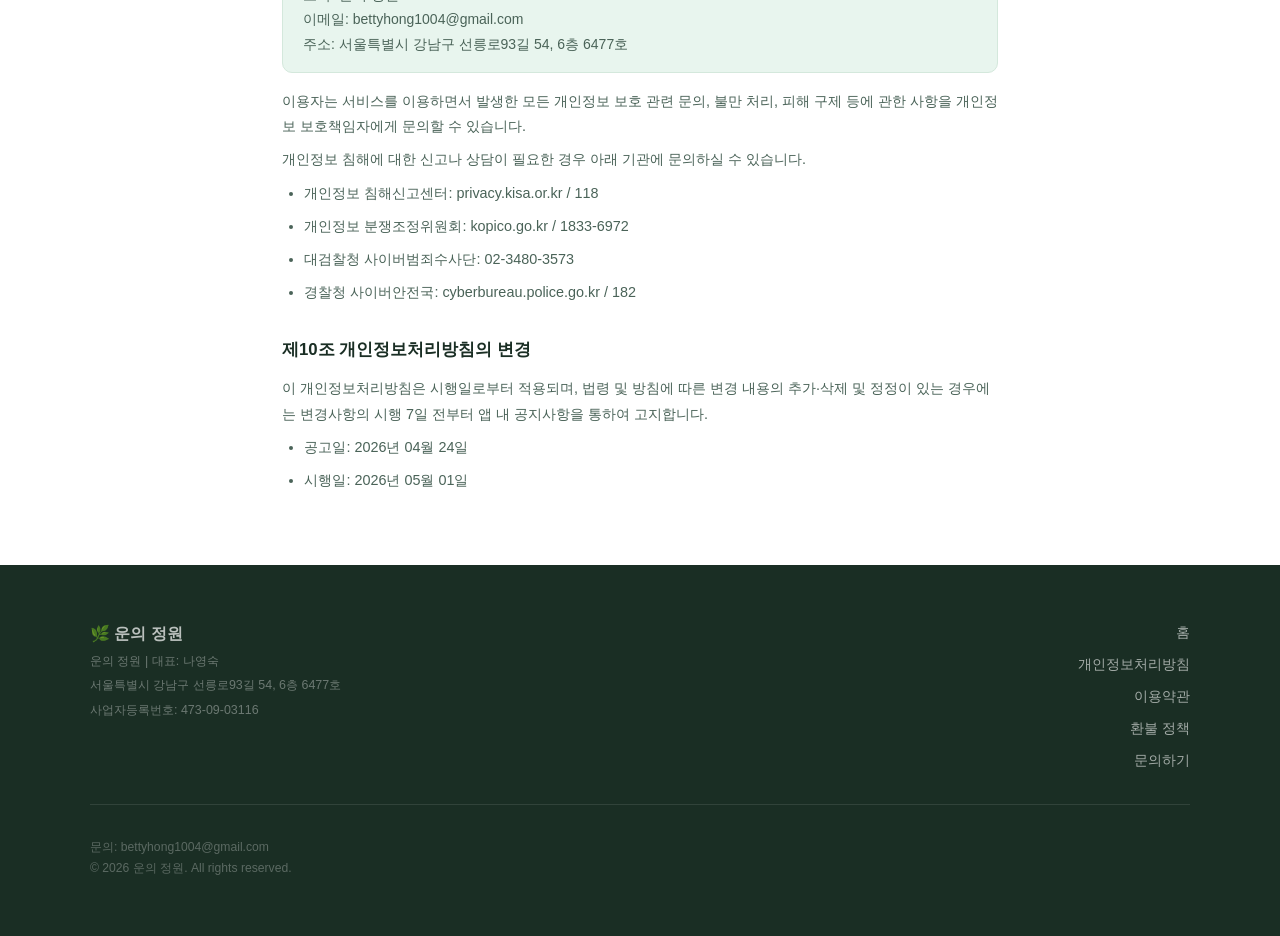
<file: privacy.html>
<!DOCTYPE html>
<html lang="ko">
<head>
  <meta charset="UTF-8" />
  <meta name="viewport" content="width=device-width, initial-scale=1.0" />
  <title>개인정보처리방침 — 운의 정원</title>
  <link rel="stylesheet" href="style.css" />
</head>
<body>

  <nav>
    <a href="index.html" class="nav-logo-link">
      <img src="logo.svg" alt="운의 정원 로고" class="nav-logo-img" />
      <span class="nav-logo-text">운의 정원</span>
    </a>
    <ul class="nav-links">
      <li><a href="index.html#features">기능</a></li>
      <li><a href="index.html#how">사용법</a></li>
      <li><a href="index.html#faq">자주 묻는 질문</a></li>
      <li><a href="privacy.html">개인정보처리방침</a></li>
      <li><a href="terms.html">이용약관</a></li>
      <li><a href="support.html">고객지원</a></li>
    </ul>
    <button class="nav-mobile-menu" aria-label="메뉴">☰</button>
  </nav>

  <main class="legal-page">

    <h1>개인정보처리방침</h1>
    <p class="legal-meta">
      시행일: 2026년 05월 01일 &nbsp;|&nbsp; 운의 정원
    </p>

    <p>
      운의 정원(이하 "회사")은 「개인정보 보호법」 제30조에 따라 이용자의 개인정보를 보호하고
      이와 관련한 고충을 신속하게 처리할 수 있도록 다음과 같이 개인정보처리방침을 수립·공개합니다.
    </p>

    <!-- 1 -->
    <h2>제1조 개인정보의 처리 목적</h2>
    <p>회사는 다음의 목적을 위하여 개인정보를 처리합니다. 처리한 개인정보는 다음의 목적 이외의 용도로는 사용되지 않으며, 목적이 변경될 경우에는 별도의 동의를 받는 등 필요한 조치를 이행할 예정입니다.</p>
    <ul>
      <li><strong>회원 가입 및 관리:</strong> 회원제 서비스 제공, 본인 확인, 불량 회원의 부정 이용 방지</li>
      <li><strong>서비스 제공:</strong> AI 대화 서비스, 일일 체크인, 하루 기록(일기), 자기발견 인사이트, 명상·상담 예약</li>
      <li><strong>AI 인사이트 생성:</strong> 이용자의 기록·대화 내용을 분석하여 개인화된 자기발견 인사이트 제공</li>
      <li><strong>고객 지원:</strong> 문의 접수 및 처리, 불만 사항 해결</li>
      <li><strong>서비스 개선:</strong> 이용 통계 분석, 신규 기능 개발</li>
    </ul>

    <!-- 2 -->
    <h2>제2조 처리하는 개인정보의 항목</h2>

    <h3>① 회원가입 및 로그인</h3>
    <table>
      <tr>
        <th>항목</th>
        <th>수집 방법</th>
        <th>목적</th>
      </tr>
      <tr>
        <td>이메일 주소, 비밀번호(암호화)</td>
        <td>이용자 직접 입력</td>
        <td>본인 확인, 로그인 처리</td>
      </tr>
      <tr>
        <td>소셜 로그인 식별자 (Apple, 카카오, 네이버)</td>
        <td>소셜 플랫폼 연동</td>
        <td>간편 로그인</td>
      </tr>
      <tr>
        <td>닉네임, 생년월일</td>
        <td>이용자 직접 입력</td>
        <td>개인화 서비스 제공</td>
      </tr>
    </table>

    <h3>② 서비스 이용 중 생성 정보</h3>
    <table>
      <tr>
        <th>항목</th>
        <th>목적</th>
      </tr>
      <tr>
        <td>AI 대화 내용 (채팅 메시지)</td>
        <td>대화 서비스 제공, 인사이트 생성</td>
      </tr>
      <tr>
        <td>일일 체크인 답변 (감정 선택, 짧은 텍스트)</td>
        <td>감정 흐름 분석, 인사이트 생성</td>
      </tr>
      <tr>
        <td>하루 기록(일기) 텍스트</td>
        <td>자기발견 인사이트 생성</td>
      </tr>
      <tr>
        <td>명상·상담 예약 정보 (날짜, 시간)</td>
        <td>예약 서비스 제공</td>
      </tr>
      <tr>
        <td>앱 방문 기록, 접속 일시</td>
        <td>서비스 개선, 인사이트 생성</td>
      </tr>
    </table>

    <h3>③ 자동 수집 정보</h3>
    <table>
      <tr>
        <th>항목</th>
        <th>목적</th>
      </tr>
      <tr>
        <td>기기 식별자 (디바이스 ID), OS 버전, 앱 버전</td>
        <td>서비스 안정성 확보, 오류 처리</td>
      </tr>
      <tr>
        <td>IP 주소</td>
        <td>보안 관리, 불법 접근 탐지</td>
      </tr>
    </table>

    <!-- 3 -->
    <h2>제3조 개인정보의 처리 및 보유 기간</h2>
    <p>회사는 법령에 따른 개인정보 보유·이용 기간 또는 이용자로부터 개인정보를 수집 시에 동의받은 개인정보 보유·이용 기간 내에서 개인정보를 처리·보유합니다.</p>
    <table>
      <tr>
        <th>항목</th>
        <th>보유 기간</th>
        <th>근거</th>
      </tr>
      <tr>
        <td>회원 기본 정보</td>
        <td>회원 탈퇴 즉시 파기</td>
        <td>이용자 동의</td>
      </tr>
      <tr>
        <td>AI 대화 내용, 일기, 체크인</td>
        <td>회원 탈퇴 즉시 파기</td>
        <td>이용자 동의</td>
      </tr>
      <tr>
        <td>전자상거래 결제 기록</td>
        <td>5년</td>
        <td>전자상거래법</td>
      </tr>
      <tr>
        <td>접속 로그</td>
        <td>3개월</td>
        <td>통신비밀보호법</td>
      </tr>
      <tr>
        <td>소비자 불만·분쟁 처리 기록</td>
        <td>3년</td>
        <td>전자상거래법</td>
      </tr>
    </table>

    <!-- 4 -->
    <h2>제4조 개인정보의 제3자 제공</h2>
    <p>
      회사는 이용자의 개인정보를 제1조에서 명시한 목적 범위 내에서만 처리하며,
      이용자의 사전 동의 없이는 원칙적으로 개인정보를 제3자에게 제공하지 않습니다.
      다만, 다음의 경우에는 예외로 합니다.
    </p>
    <ul>
      <li>이용자가 사전에 동의한 경우</li>
      <li>법령의 규정에 의거하거나 수사기관의 적법한 요청이 있는 경우</li>
    </ul>

    <!-- 5 -->
    <h2>제5조 개인정보 처리의 위탁</h2>
    <p>회사는 서비스 제공을 위해 다음과 같이 개인정보 처리 업무를 위탁하고 있습니다.</p>
    <table>
      <tr>
        <th>수탁사</th>
        <th>위탁 업무</th>
        <th>보유 기간</th>
      </tr>
      <tr>
        <td>Supabase Inc.</td>
        <td>회원 정보 및 서비스 데이터 저장·관리</td>
        <td>위탁 계약 종료 시까지</td>
      </tr>
      <tr>
        <td>Anthropic, PBC (Claude AI)</td>
        <td>AI 대화 처리 (입력 데이터는 학습에 미사용)</td>
        <td>응답 생성 후 즉시 파기</td>
      </tr>
      <tr>
        <td>Google LLC (Gemini)</td>
        <td>AI 대화 처리 (입력 데이터는 학습에 미사용)</td>
        <td>응답 생성 후 즉시 파기</td>
      </tr>
      <tr>
        <td>Google LLC (Firebase)</td>
        <td>앱 오류 분석, 푸시 알림</td>
        <td>위탁 계약 종료 시까지</td>
      </tr>
      <tr>
        <td>Apple Inc.</td>
        <td>인앱 결제 처리</td>
        <td>결제 처리 후 법령 기간</td>
      </tr>
    </table>

    <!-- 6 -->
    <h2>제6조 정보주체의 권리·의무 및 행사 방법</h2>
    <p>이용자는 언제든지 다음과 같은 권리를 행사할 수 있습니다.</p>
    <ul>
      <li>개인정보 열람 요청</li>
      <li>오류 등이 있을 경우 정정 요청</li>
      <li>삭제 요청 (회원 탈퇴 포함)</li>
      <li>처리정지 요청</li>
    </ul>
    <p>
      위 권리 행사는 앱 내 [설정 → 계정 관리] 또는 이메일(bettyhong1004@gmail.com)을 통해 하실 수 있으며,
      회사는 요청 접수 후 10일 이내에 처리합니다.
    </p>
    <div class="info-box">
      ⚠️ 만 14세 미만 아동의 개인정보는 수집하지 않습니다. 만 14세 미만은 서비스 이용이 불가합니다.
    </div>

    <!-- 7 -->
    <h2>제7조 개인정보의 파기</h2>
    <p>
      회사는 개인정보 보유 기간의 경과, 처리 목적 달성 등 개인정보가 불필요하게 되었을 때에는
      지체 없이 해당 개인정보를 파기합니다.
    </p>
    <ul>
      <li><strong>전자적 파일 형태:</strong> 복원 불가능한 방법으로 영구 삭제</li>
      <li><strong>종이 문서:</strong> 분쇄기로 분쇄 또는 소각</li>
    </ul>

    <!-- 8 -->
    <h2>제8조 개인정보의 안전성 확보 조치</h2>
    <p>회사는 개인정보의 안전성 확보를 위해 다음과 같은 조치를 취하고 있습니다.</p>
    <ul>
      <li><strong>전송 구간 암호화:</strong> HTTPS(TLS) 적용으로 데이터 전송 시 암호화</li>
      <li><strong>비밀번호 암호화:</strong> 단방향 해시 암호화(bcrypt)로 저장</li>
      <li><strong>접근 통제:</strong> 개인정보 처리 시스템에 대한 접근 권한 최소화</li>
      <li><strong>보안 점검:</strong> 정기적인 취약점 점검 실시</li>
    </ul>

    <!-- 9 -->
    <h2>제9조 개인정보 보호책임자</h2>
    <div class="info-box">
      <strong>개인정보 보호책임자</strong><br />
      성명: 나영숙<br />
      소속: 운의 정원<br />
      이메일: bettyhong1004@gmail.com<br />
      주소: 서울특별시 강남구 선릉로93길 54, 6층 6477호
    </div>
    <p>
      이용자는 서비스를 이용하면서 발생한 모든 개인정보 보호 관련 문의, 불만 처리, 피해 구제 등에 관한 사항을
      개인정보 보호책임자에게 문의할 수 있습니다.
    </p>
    <p>
      개인정보 침해에 대한 신고나 상담이 필요한 경우 아래 기관에 문의하실 수 있습니다.
    </p>
    <ul>
      <li>개인정보 침해신고센터: privacy.kisa.or.kr / 118</li>
      <li>개인정보 분쟁조정위원회: kopico.go.kr / 1833-6972</li>
      <li>대검찰청 사이버범죄수사단: 02-3480-3573</li>
      <li>경찰청 사이버안전국: cyberbureau.police.go.kr / 182</li>
    </ul>

    <!-- 10 -->
    <h2>제10조 개인정보처리방침의 변경</h2>
    <p>
      이 개인정보처리방침은 시행일로부터 적용되며, 법령 및 방침에 따른 변경 내용의 추가·삭제 및 정정이 있는 경우에는
      변경사항의 시행 7일 전부터 앱 내 공지사항을 통하여 고지합니다.
    </p>
    <ul>
      <li>공고일: 2026년 04월 24일</li>
      <li>시행일: 2026년 05월 01일</li>
    </ul>

  </main>

  <footer>
    <div class="footer-inner">
      <div class="footer-top">
        <div class="footer-brand">
          <strong>🌿 운의 정원</strong>
          <p>운의 정원 | 대표: 나영숙</p>
          <p>서울특별시 강남구 선릉로93길 54, 6층 6477호</p>
          <p>사업자등록번호: 473-09-03116</p>
        </div>
        <div class="footer-links">
          <a href="index.html">홈</a>
          <a href="privacy.html">개인정보처리방침</a>
          <a href="terms.html">이용약관</a>
          <a href="refund.html">환불 정책</a>
          <a href="mailto:bettyhong1004@gmail.com">문의하기</a>
        </div>
      </div>
      <div class="footer-bottom">
        <p>문의: bettyhong1004@gmail.com</p>
        <p>© 2026 운의 정원. All rights reserved.</p>
      </div>
    </div>
  </footer>

  <script src="script.js" defer></script>
</body>
</html>
</file>
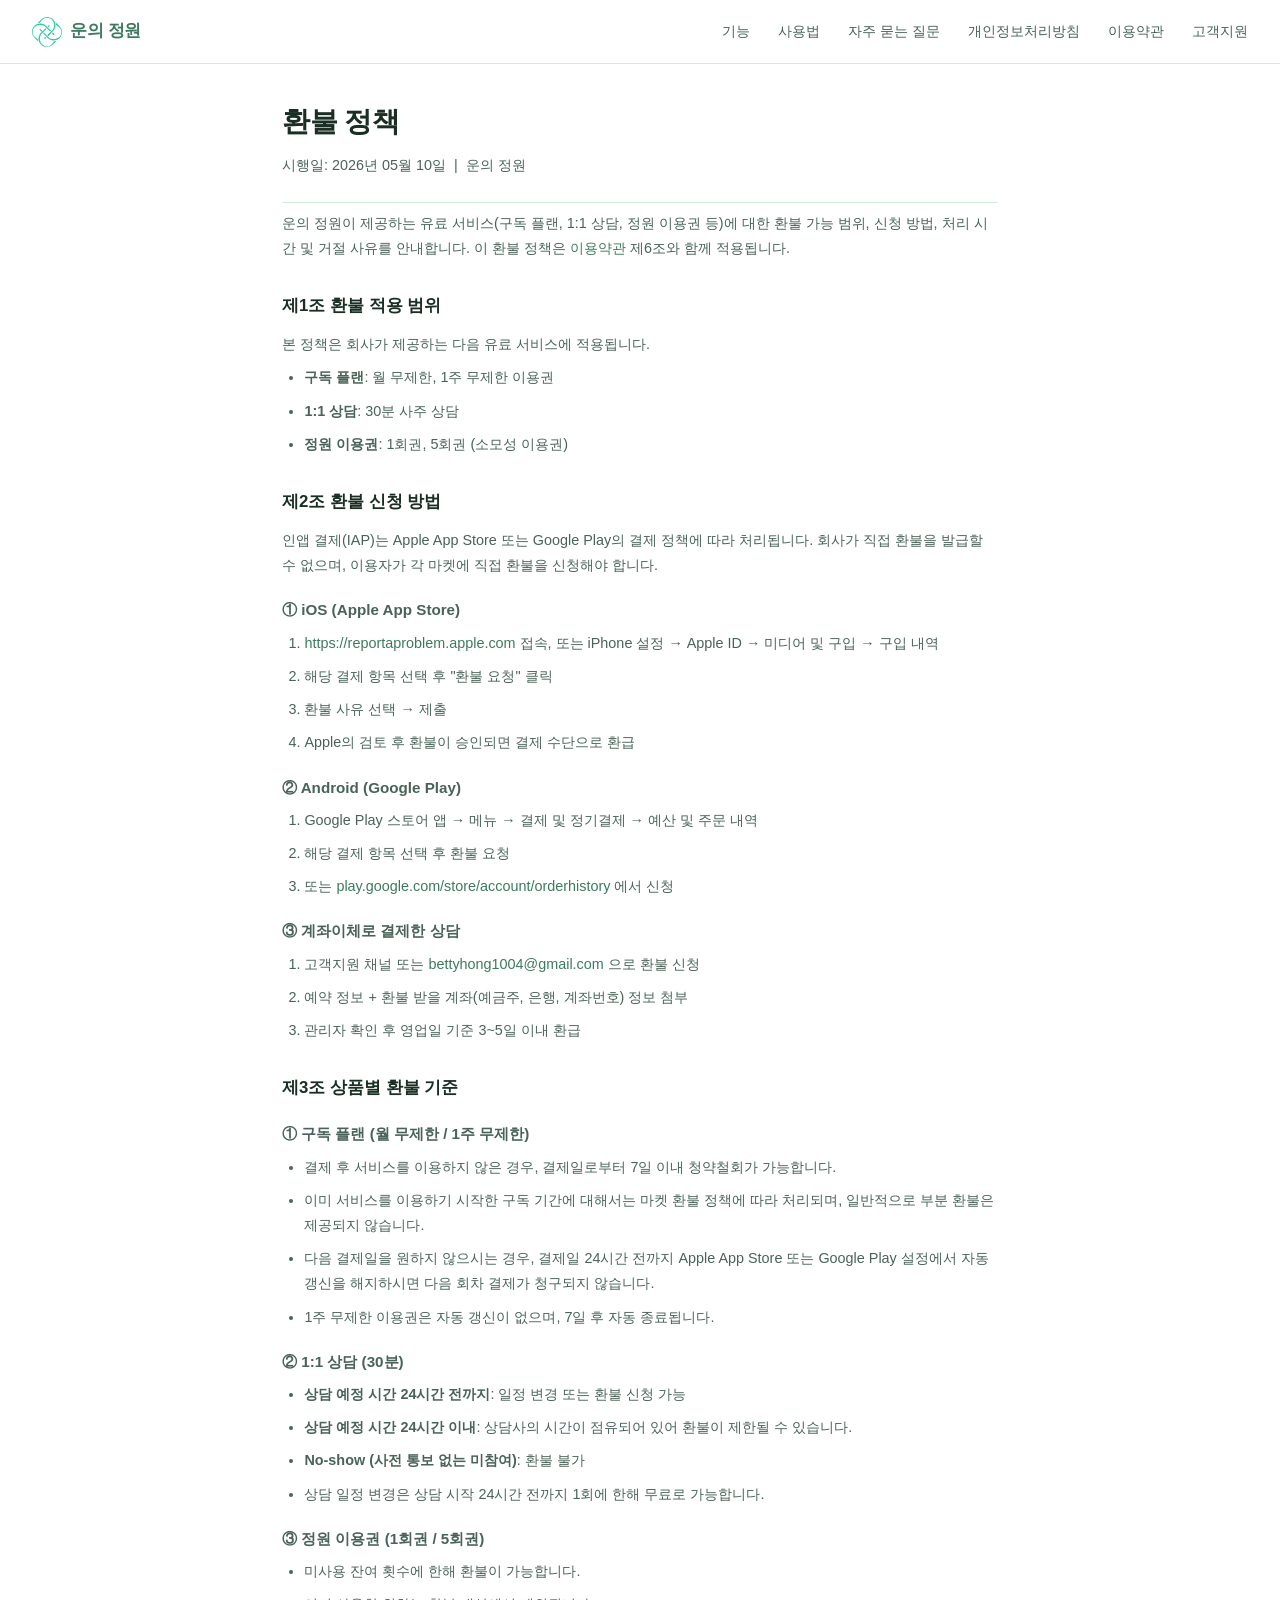
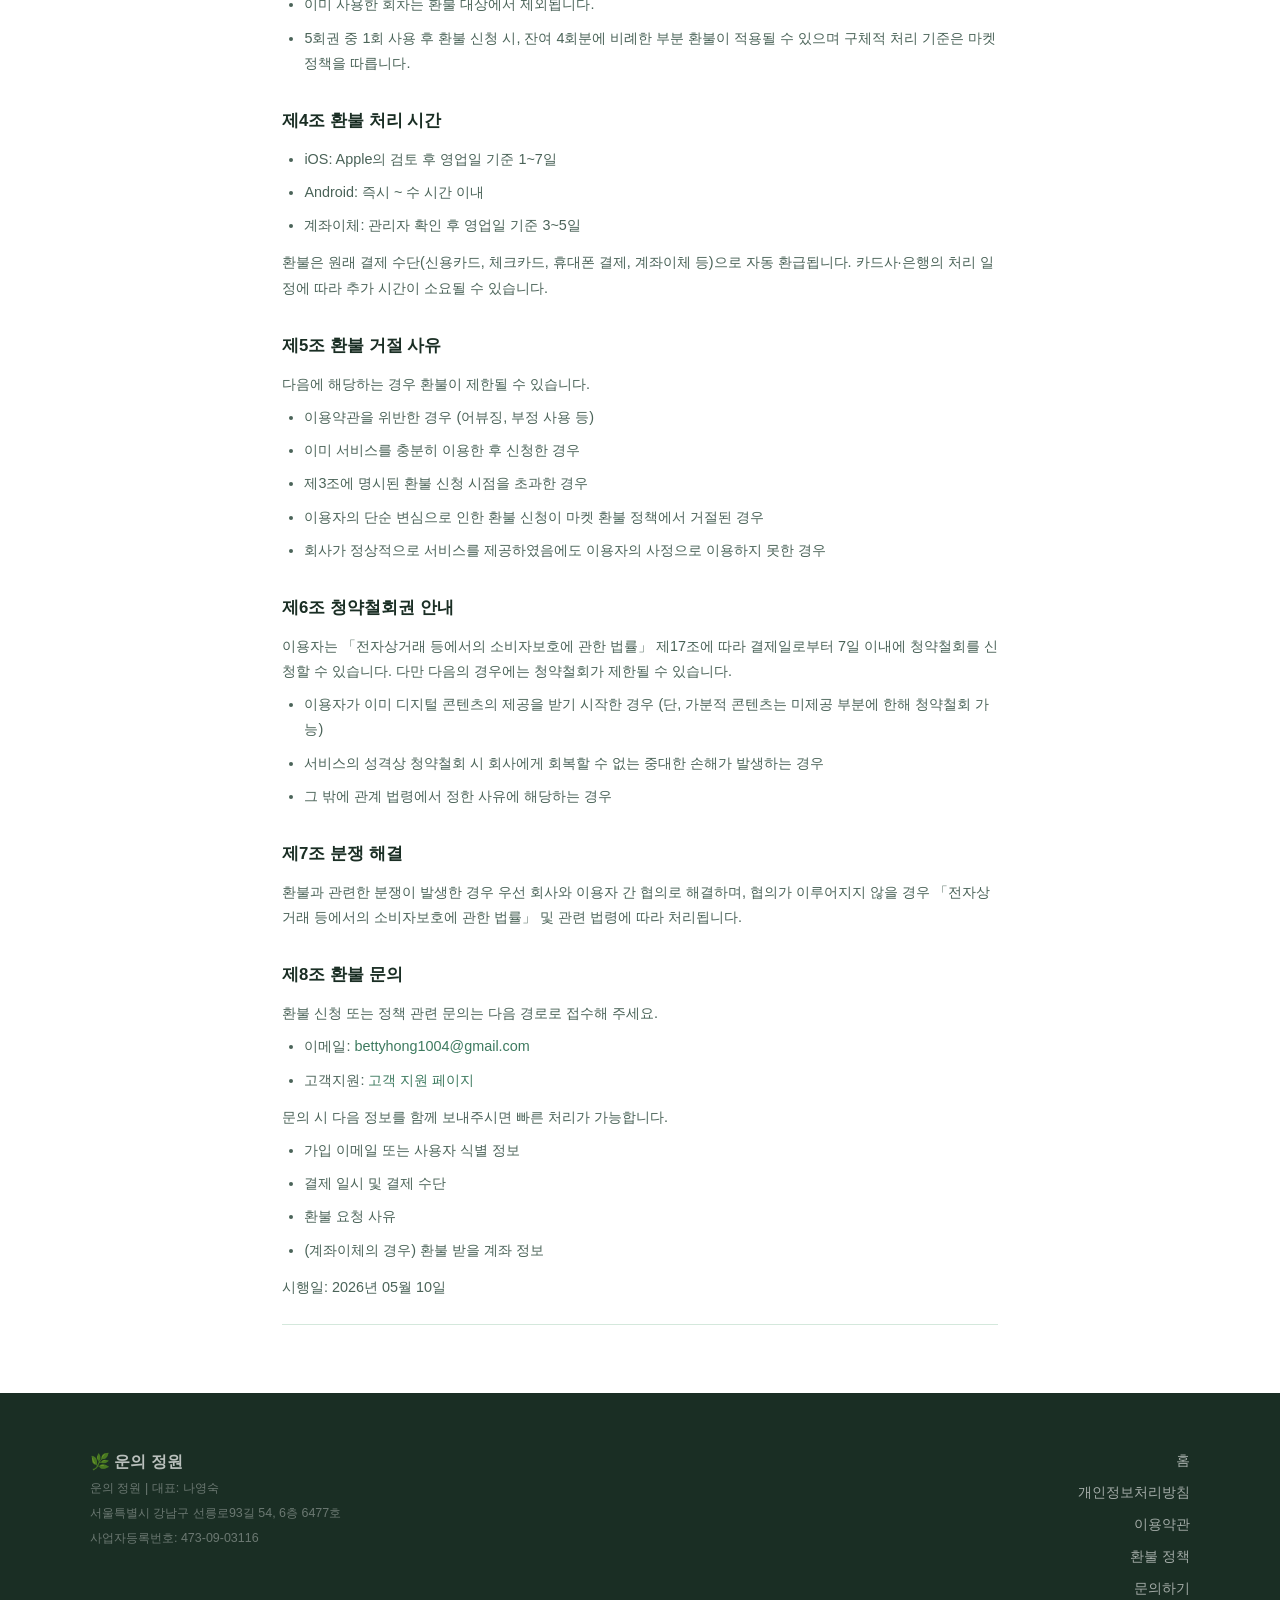
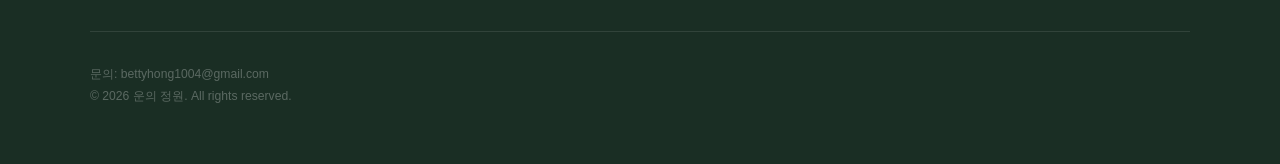
<file: refund.html>
<!DOCTYPE html>
<html lang="ko">
<head>
  <meta charset="UTF-8" />
  <meta name="viewport" content="width=device-width, initial-scale=1.0" />
  <title>환불 정책 — 운의 정원</title>
  <meta name="description" content="운의 정원 유료 서비스의 환불 가능 범위·신청 방법·처리 시간 안내." />
  <link rel="stylesheet" href="style.css" />
</head>
<body>

  <nav>
    <a href="index.html" class="nav-logo-link">
      <img src="logo.svg" alt="운의 정원 로고" class="nav-logo-img" />
      <span class="nav-logo-text">운의 정원</span>
    </a>
    <ul class="nav-links">
      <li><a href="index.html#features">기능</a></li>
      <li><a href="index.html#how">사용법</a></li>
      <li><a href="index.html#faq">자주 묻는 질문</a></li>
      <li><a href="privacy.html">개인정보처리방침</a></li>
      <li><a href="terms.html">이용약관</a></li>
      <li><a href="support.html">고객지원</a></li>
    </ul>
    <button class="nav-mobile-menu" aria-label="메뉴">☰</button>
  </nav>

  <main class="legal-page">

    <h1>환불 정책</h1>
    <p class="legal-meta">
      시행일: 2026년 05월 10일 &nbsp;|&nbsp; 운의 정원
    </p>

    <p>
      운의 정원이 제공하는 유료 서비스(구독 플랜, 1:1 상담, 정원 이용권 등)에 대한
      환불 가능 범위, 신청 방법, 처리 시간 및 거절 사유를 안내합니다.
      이 환불 정책은 <a href="terms.html">이용약관</a> 제6조와 함께 적용됩니다.
    </p>

    <!-- 1 -->
    <h2>제1조 환불 적용 범위</h2>
    <p>본 정책은 회사가 제공하는 다음 유료 서비스에 적용됩니다.</p>
    <ul>
      <li><strong>구독 플랜</strong>: 월 무제한, 1주 무제한 이용권</li>
      <li><strong>1:1 상담</strong>: 30분 사주 상담</li>
      <li><strong>정원 이용권</strong>: 1회권, 5회권 (소모성 이용권)</li>
    </ul>

    <!-- 2 -->
    <h2>제2조 환불 신청 방법</h2>
    <p>
      인앱 결제(IAP)는 Apple App Store 또는 Google Play의 결제 정책에 따라 처리됩니다.
      회사가 직접 환불을 발급할 수 없으며, 이용자가 각 마켓에 직접 환불을 신청해야 합니다.
    </p>

    <h3>① iOS (Apple App Store)</h3>
    <ol>
      <li><a href="https://reportaproblem.apple.com" target="_blank" rel="noopener">https://reportaproblem.apple.com</a> 접속, 또는 iPhone 설정 → Apple ID → 미디어 및 구입 → 구입 내역</li>
      <li>해당 결제 항목 선택 후 "환불 요청" 클릭</li>
      <li>환불 사유 선택 → 제출</li>
      <li>Apple의 검토 후 환불이 승인되면 결제 수단으로 환급</li>
    </ol>

    <h3>② Android (Google Play)</h3>
    <ol>
      <li>Google Play 스토어 앱 → 메뉴 → 결제 및 정기결제 → 예산 및 주문 내역</li>
      <li>해당 결제 항목 선택 후 환불 요청</li>
      <li>또는 <a href="https://play.google.com/store/account/orderhistory" target="_blank" rel="noopener">play.google.com/store/account/orderhistory</a> 에서 신청</li>
    </ol>

    <h3>③ 계좌이체로 결제한 상담</h3>
    <ol>
      <li>고객지원 채널 또는 <a href="mailto:bettyhong1004@gmail.com">bettyhong1004@gmail.com</a> 으로 환불 신청</li>
      <li>예약 정보 + 환불 받을 계좌(예금주, 은행, 계좌번호) 정보 첨부</li>
      <li>관리자 확인 후 영업일 기준 3~5일 이내 환급</li>
    </ol>

    <!-- 3 -->
    <h2>제3조 상품별 환불 기준</h2>

    <h3>① 구독 플랜 (월 무제한 / 1주 무제한)</h3>
    <ul>
      <li>결제 후 서비스를 이용하지 않은 경우, 결제일로부터 7일 이내 청약철회가 가능합니다.</li>
      <li>이미 서비스를 이용하기 시작한 구독 기간에 대해서는 마켓 환불 정책에 따라 처리되며, 일반적으로 부분 환불은 제공되지 않습니다.</li>
      <li>다음 결제일을 원하지 않으시는 경우, 결제일 24시간 전까지 Apple App Store 또는 Google Play 설정에서 자동 갱신을 해지하시면 다음 회차 결제가 청구되지 않습니다.</li>
      <li>1주 무제한 이용권은 자동 갱신이 없으며, 7일 후 자동 종료됩니다.</li>
    </ul>

    <h3>② 1:1 상담 (30분)</h3>
    <ul>
      <li><strong>상담 예정 시간 24시간 전까지</strong>: 일정 변경 또는 환불 신청 가능</li>
      <li><strong>상담 예정 시간 24시간 이내</strong>: 상담사의 시간이 점유되어 있어 환불이 제한될 수 있습니다.</li>
      <li><strong>No-show (사전 통보 없는 미참여)</strong>: 환불 불가</li>
      <li>상담 일정 변경은 상담 시작 24시간 전까지 1회에 한해 무료로 가능합니다.</li>
    </ul>

    <h3>③ 정원 이용권 (1회권 / 5회권)</h3>
    <ul>
      <li>미사용 잔여 횟수에 한해 환불이 가능합니다.</li>
      <li>이미 사용한 회차는 환불 대상에서 제외됩니다.</li>
      <li>5회권 중 1회 사용 후 환불 신청 시, 잔여 4회분에 비례한 부분 환불이 적용될 수 있으며 구체적 처리 기준은 마켓 정책을 따릅니다.</li>
    </ul>

    <!-- 4 -->
    <h2>제4조 환불 처리 시간</h2>
    <ul>
      <li>iOS: Apple의 검토 후 영업일 기준 1~7일</li>
      <li>Android: 즉시 ~ 수 시간 이내</li>
      <li>계좌이체: 관리자 확인 후 영업일 기준 3~5일</li>
    </ul>
    <p>
      환불은 원래 결제 수단(신용카드, 체크카드, 휴대폰 결제, 계좌이체 등)으로 자동 환급됩니다.
      카드사·은행의 처리 일정에 따라 추가 시간이 소요될 수 있습니다.
    </p>

    <!-- 5 -->
    <h2>제5조 환불 거절 사유</h2>
    <p>다음에 해당하는 경우 환불이 제한될 수 있습니다.</p>
    <ul>
      <li>이용약관을 위반한 경우 (어뷰징, 부정 사용 등)</li>
      <li>이미 서비스를 충분히 이용한 후 신청한 경우</li>
      <li>제3조에 명시된 환불 신청 시점을 초과한 경우</li>
      <li>이용자의 단순 변심으로 인한 환불 신청이 마켓 환불 정책에서 거절된 경우</li>
      <li>회사가 정상적으로 서비스를 제공하였음에도 이용자의 사정으로 이용하지 못한 경우</li>
    </ul>

    <!-- 6 -->
    <h2>제6조 청약철회권 안내</h2>
    <p>
      이용자는 「전자상거래 등에서의 소비자보호에 관한 법률」 제17조에 따라
      결제일로부터 7일 이내에 청약철회를 신청할 수 있습니다. 다만 다음의 경우에는 청약철회가 제한될 수 있습니다.
    </p>
    <ul>
      <li>이용자가 이미 디지털 콘텐츠의 제공을 받기 시작한 경우 (단, 가분적 콘텐츠는 미제공 부분에 한해 청약철회 가능)</li>
      <li>서비스의 성격상 청약철회 시 회사에게 회복할 수 없는 중대한 손해가 발생하는 경우</li>
      <li>그 밖에 관계 법령에서 정한 사유에 해당하는 경우</li>
    </ul>

    <!-- 7 -->
    <h2>제7조 분쟁 해결</h2>
    <p>
      환불과 관련한 분쟁이 발생한 경우 우선 회사와 이용자 간 협의로 해결하며,
      협의가 이루어지지 않을 경우 「전자상거래 등에서의 소비자보호에 관한 법률」 및
      관련 법령에 따라 처리됩니다.
    </p>

    <!-- 8 -->
    <h2>제8조 환불 문의</h2>
    <p>
      환불 신청 또는 정책 관련 문의는 다음 경로로 접수해 주세요.
    </p>
    <ul>
      <li>이메일: <a href="mailto:bettyhong1004@gmail.com">bettyhong1004@gmail.com</a></li>
      <li>고객지원: <a href="support.html">고객 지원 페이지</a></li>
    </ul>
    <p>
      문의 시 다음 정보를 함께 보내주시면 빠른 처리가 가능합니다.
    </p>
    <ul>
      <li>가입 이메일 또는 사용자 식별 정보</li>
      <li>결제 일시 및 결제 수단</li>
      <li>환불 요청 사유</li>
      <li>(계좌이체의 경우) 환불 받을 계좌 정보</li>
    </ul>

    <p class="legal-meta">
      시행일: 2026년 05월 10일
    </p>

  </main>

  <footer>
    <div class="footer-inner">
      <div class="footer-top">
        <div class="footer-brand">
          <strong>🌿 운의 정원</strong>
          <p>운의 정원 | 대표: 나영숙</p>
          <p>서울특별시 강남구 선릉로93길 54, 6층 6477호</p>
          <p>사업자등록번호: 473-09-03116</p>
        </div>
        <div class="footer-links">
          <a href="index.html">홈</a>
          <a href="privacy.html">개인정보처리방침</a>
          <a href="terms.html">이용약관</a>
          <a href="refund.html">환불 정책</a>
          <a href="mailto:bettyhong1004@gmail.com">문의하기</a>
        </div>
      </div>
      <div class="footer-bottom">
        <p>문의: bettyhong1004@gmail.com</p>
        <p>© 2026 운의 정원. All rights reserved.</p>
      </div>
    </div>
  </footer>

  <script src="script.js" defer></script>
</body>
</html>
</file>
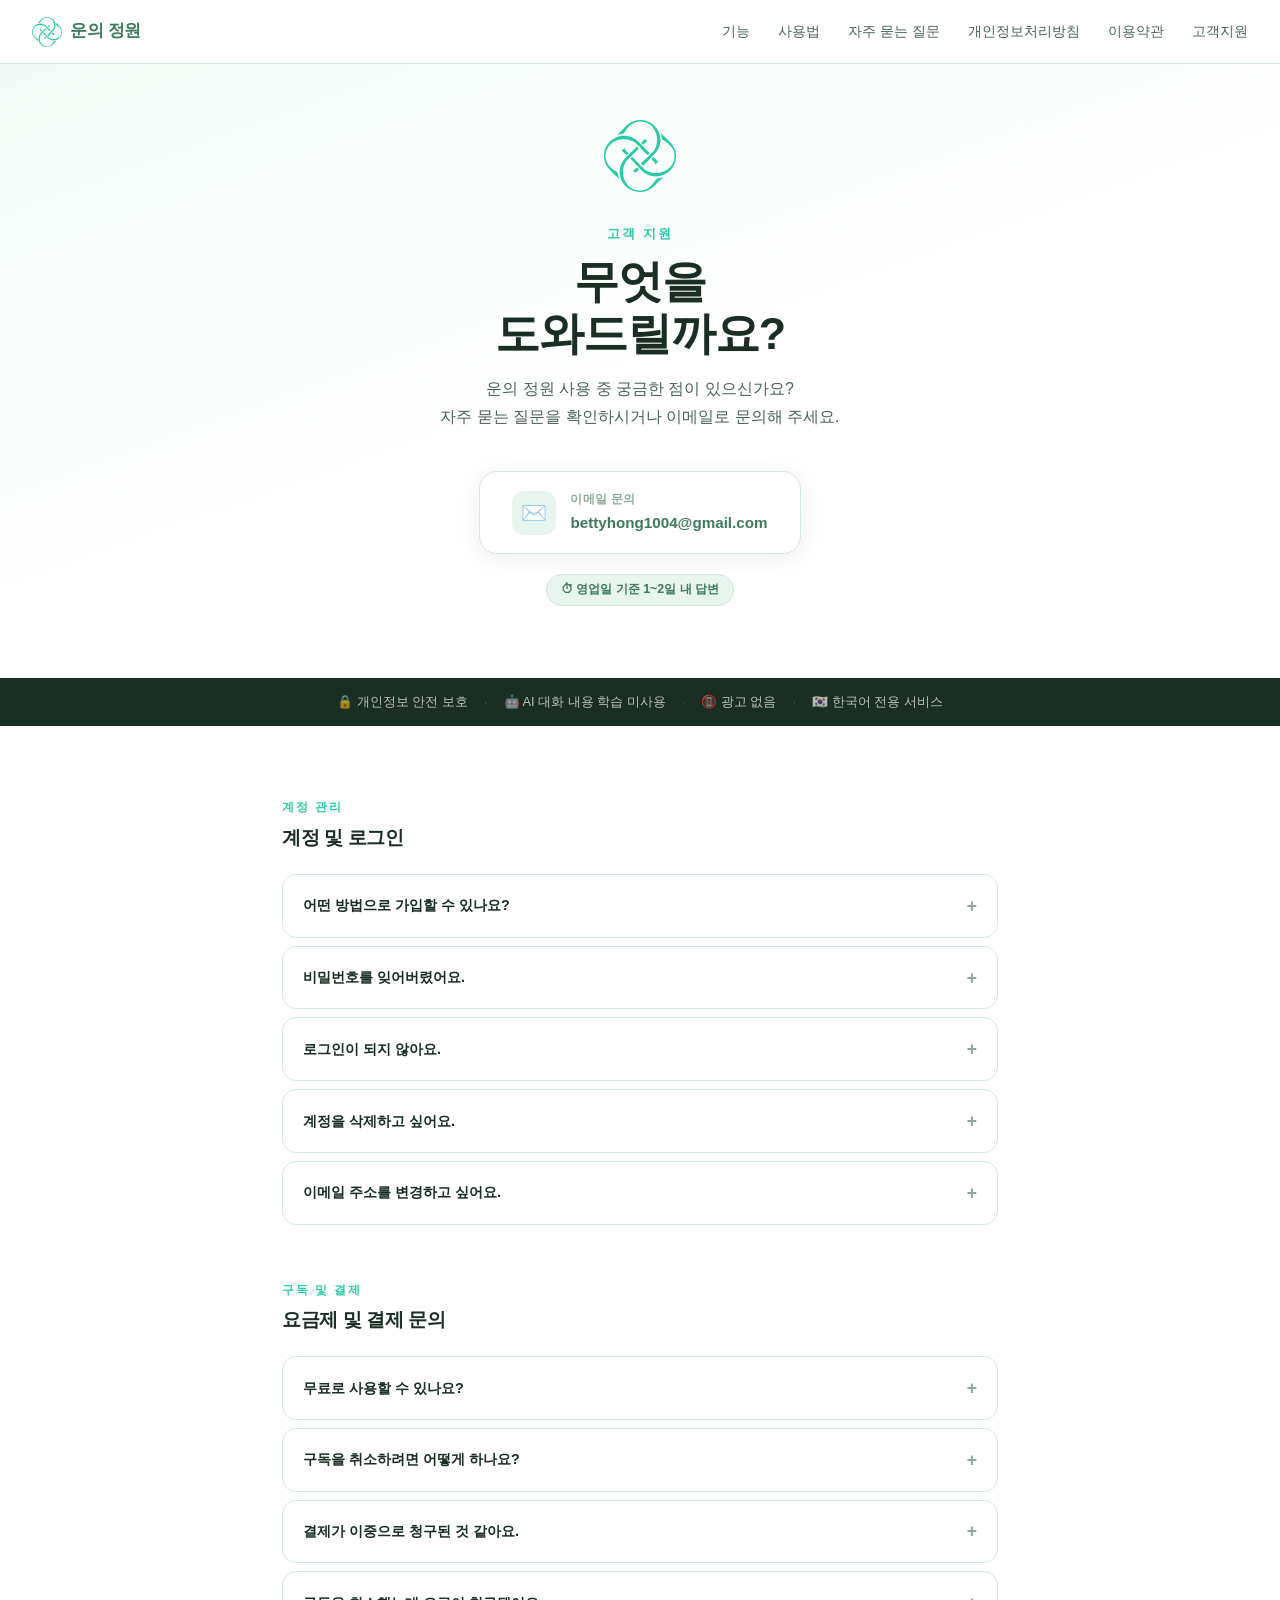
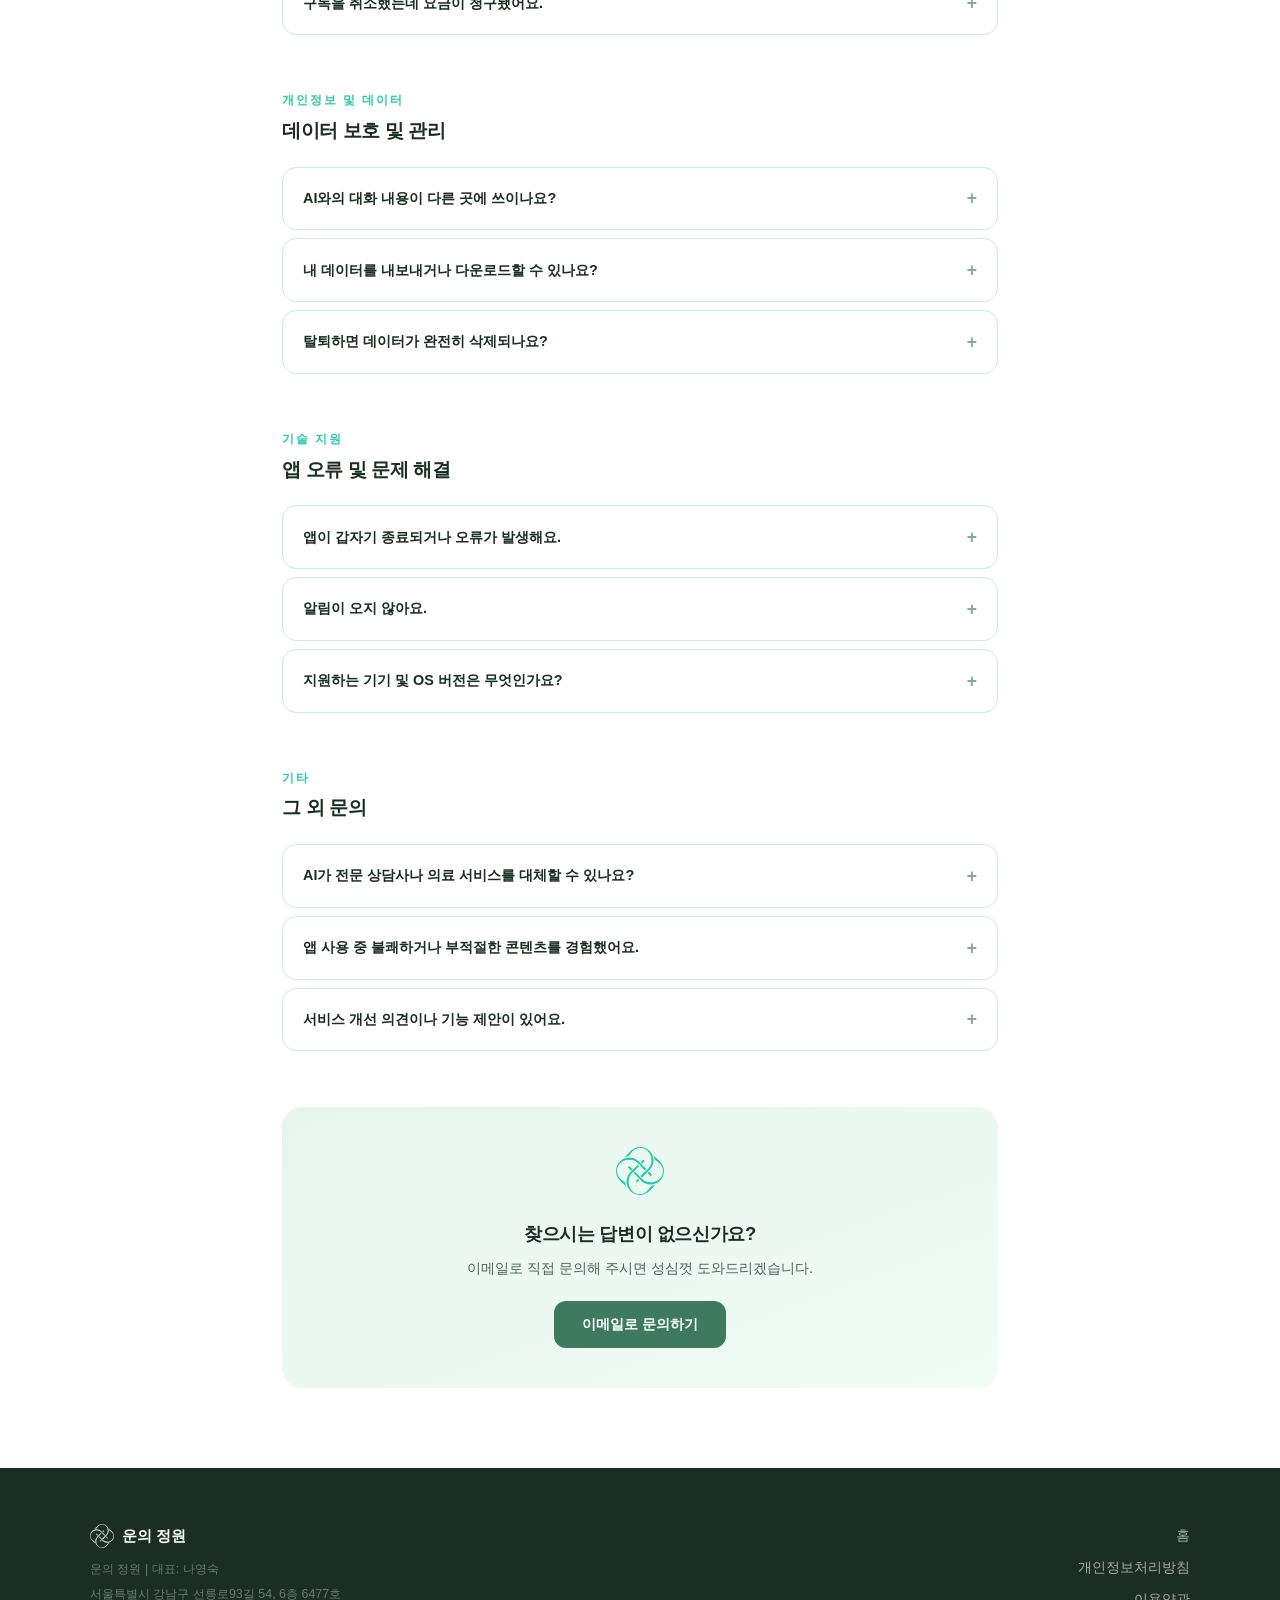
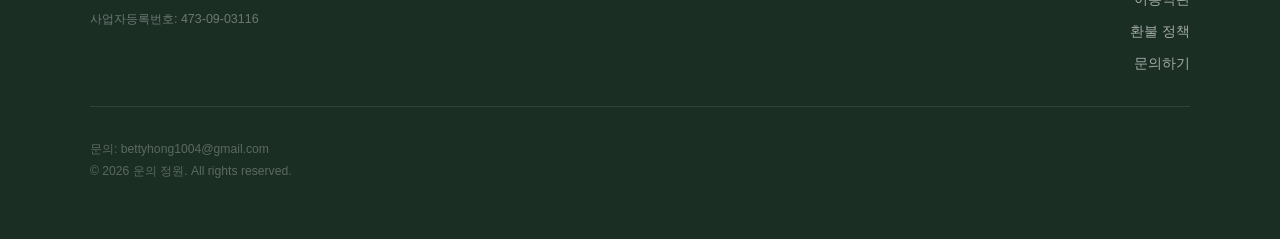
<file: support.html>
<!DOCTYPE html>
<html lang="ko">
<head>
  <meta charset="UTF-8" />
  <meta name="viewport" content="width=device-width, initial-scale=1.0" />
  <title>고객 지원 — 운의 정원</title>
  <meta name="description" content="운의 정원 앱 고객 지원 센터. 자주 묻는 질문, 계정 관리, 구독 취소 등 도움이 필요하신가요?" />
  <link rel="stylesheet" href="style.css" />
  <style>
    /* ── Support Hero ── */
    .support-hero {
      background: linear-gradient(160deg, #f0faf5 0%, var(--white) 55%);
      padding: 120px 2rem 72px;
      text-align: center;
    }
    .support-hero-logo {
      width: 72px;
      height: 72px;
      margin-bottom: 1.5rem;
    }
    .support-hero-eyebrow {
      font-size: 0.8rem;
      font-weight: 700;
      text-transform: uppercase;
      letter-spacing: 2px;
      color: var(--teal);
      margin-bottom: 0.75rem;
    }
    .support-hero h1 {
      font-size: clamp(2rem, 4.5vw, 2.8rem);
      font-weight: 800;
      color: var(--text-primary);
      letter-spacing: -1px;
      line-height: 1.15;
      margin-bottom: 1rem;
    }
    .support-hero-desc {
      font-size: 1rem;
      color: var(--text-secondary);
      line-height: 1.75;
      max-width: 480px;
      margin: 0 auto 2.5rem;
    }
    .contact-card {
      display: inline-flex;
      align-items: center;
      gap: 14px;
      background: var(--white);
      border: 1px solid var(--border);
      border-radius: 18px;
      padding: 1.1rem 2rem;
      box-shadow: 0 4px 24px rgba(0,0,0,0.07);
      text-decoration: none;
      transition: box-shadow 0.18s, transform 0.18s;
    }
    .contact-card:hover {
      box-shadow: 0 8px 32px rgba(0,0,0,0.11);
      transform: translateY(-2px);
      text-decoration: none;
    }
    .contact-card-icon {
      width: 44px;
      height: 44px;
      background: var(--green-pale);
      border-radius: 12px;
      display: flex;
      align-items: center;
      justify-content: center;
      font-size: 1.3rem;
      flex-shrink: 0;
    }
    .contact-card-text { text-align: left; }
    .contact-card-label {
      font-size: 0.72rem;
      color: var(--text-muted);
      font-weight: 600;
      letter-spacing: 0.3px;
      margin-bottom: 3px;
    }
    .contact-card-value {
      font-size: 0.95rem;
      font-weight: 700;
      color: var(--green-primary);
    }
    .response-badge {
      display: inline-flex;
      align-items: center;
      gap: 6px;
      margin-top: 1.25rem;
      background: var(--green-pale);
      border: 1px solid var(--border);
      border-radius: 20px;
      padding: 5px 14px;
      font-size: 0.78rem;
      font-weight: 600;
      color: var(--green-primary);
    }

    /* ── Trust bar (재사용) ── */

    /* ── Support body ── */
    .support-body {
      max-width: 780px;
      margin: 0 auto;
      padding: 72px 2rem 80px;
    }

    .support-section { margin-bottom: 3.5rem; }

    .support-section-header {
      margin-bottom: 1.25rem;
    }
    .support-section-label {
      font-size: 0.72rem;
      font-weight: 700;
      text-transform: uppercase;
      letter-spacing: 2px;
      color: var(--teal);
      margin-bottom: 0.4rem;
    }
    .support-section-title {
      font-size: 1.2rem;
      font-weight: 800;
      color: var(--text-primary);
      letter-spacing: -0.4px;
    }

    /* ── FAQ accordion ── */
    .faq-list {
      display: flex;
      flex-direction: column;
      gap: 0.5rem;
    }
    .faq-item {
      background: var(--white);
      border: 1px solid var(--border);
      border-radius: 14px;
      overflow: hidden;
    }
    .faq-item summary {
      padding: 1.05rem 1.25rem;
      font-size: 0.9rem;
      font-weight: 700;
      color: var(--text-primary);
      cursor: pointer;
      list-style: none;
      display: flex;
      justify-content: space-between;
      align-items: center;
      gap: 1rem;
      user-select: none;
    }
    .faq-item summary::-webkit-details-marker { display: none; }
    .faq-item summary::after {
      content: '+';
      font-size: 1.1rem;
      color: var(--text-muted);
      transition: transform 0.2s;
      flex-shrink: 0;
    }
    .faq-item[open] summary::after { transform: rotate(45deg); }

    .faq-item .faq-body {
      padding: 1rem 1.25rem;
      border-top: 1px solid var(--border);
    }
    .faq-item .faq-body p {
      font-size: 0.875rem;
      color: var(--text-secondary);
      line-height: 1.8;
      margin: 0 0 0.6rem;
    }
    .faq-item .faq-body p:last-child { margin-bottom: 0; }
    .faq-item .faq-body ol,
    .faq-item .faq-body ul {
      padding-left: 1.5rem;
      margin-bottom: 0.6rem;
    }
    .faq-item .faq-body li {
      font-size: 0.875rem;
      color: var(--text-secondary);
      line-height: 1.8;
      margin-bottom: 0.25rem;
    }

    .note-box {
      background: var(--green-pale);
      border: 1px solid var(--border);
      border-radius: 10px;
      padding: 0.875rem 1.1rem;
      margin-top: 0.75rem;
      font-size: 0.85rem;
      color: var(--text-secondary);
      line-height: 1.75;
    }
    .note-box strong { color: var(--green-dark); }

    /* ── Bottom CTA ── */
    .support-cta {
      background: linear-gradient(160deg, var(--green-pale) 0%, #f0fdf7 100%);
      border-radius: 20px;
      padding: 2.5rem;
      text-align: center;
      margin-top: 1rem;
    }
    .support-cta img {
      width: 48px;
      height: 48px;
      margin-bottom: 1rem;
    }
    .support-cta h3 {
      font-size: 1.15rem;
      font-weight: 800;
      color: var(--text-primary);
      letter-spacing: -0.4px;
      margin-bottom: 0.5rem;
    }
    .support-cta p {
      font-size: 0.9rem;
      color: var(--text-secondary);
      line-height: 1.7;
      margin-bottom: 1.25rem;
    }
    .support-cta a {
      display: inline-block;
      background: var(--green-primary);
      color: var(--white);
      font-size: 0.9rem;
      font-weight: 700;
      padding: 12px 28px;
      border-radius: 12px;
      text-decoration: none;
      transition: background 0.15s;
    }
    .support-cta a:hover {
      background: var(--green-dark);
      text-decoration: none;
    }

    @media (max-width: 600px) {
      .support-hero { padding: 96px 1.25rem 60px; }
      .support-body  { padding: 48px 1.25rem 60px; }
      .contact-card  { flex-direction: column; text-align: center; padding: 1.25rem 1.5rem; }
      .contact-card-text { text-align: center; }
      .support-cta { padding: 2rem 1.25rem; border-radius: 14px; }
    }
  </style>
</head>
<body>

  <!-- Nav -->
  <nav>
    <a href="index.html" class="nav-logo-link">
      <img src="logo.svg" alt="운의 정원 로고" class="nav-logo-img" />
      <span class="nav-logo-text">운의 정원</span>
    </a>
    <ul class="nav-links">
      <li><a href="index.html#features">기능</a></li>
      <li><a href="index.html#how">사용법</a></li>
      <li><a href="index.html#faq">자주 묻는 질문</a></li>
      <li><a href="privacy.html">개인정보처리방침</a></li>
      <li><a href="terms.html">이용약관</a></li>
      <li><a href="support.html">고객지원</a></li>
    </ul>
    <button class="nav-mobile-menu" aria-label="메뉴">☰</button>
  </nav>

  <!-- Hero -->
  <section class="support-hero">
    <img src="logo.svg" alt="운의 정원" class="support-hero-logo" />
    <p class="support-hero-eyebrow">고객 지원</p>
    <h1>무엇을<br />도와드릴까요?</h1>
    <p class="support-hero-desc">
      운의 정원 사용 중 궁금한 점이 있으신가요?<br />
      자주 묻는 질문을 확인하시거나 이메일로 문의해 주세요.
    </p>
    <a href="mailto:bettyhong1004@gmail.com" class="contact-card">
      <div class="contact-card-icon">✉️</div>
      <div class="contact-card-text">
        <div class="contact-card-label">이메일 문의</div>
        <div class="contact-card-value">bettyhong1004@gmail.com</div>
      </div>
    </a>
    <br />
    <div class="response-badge">⏱ 영업일 기준 1~2일 내 답변</div>
  </section>

  <!-- Trust bar -->
  <div class="trust-bar">
    <div class="trust-inner">
      <span>🔒 개인정보 안전 보호</span>
      <span class="trust-divider">·</span>
      <span>🤖 AI 대화 내용 학습 미사용</span>
      <span class="trust-divider">·</span>
      <span>📵 광고 없음</span>
      <span class="trust-divider">·</span>
      <span>🇰🇷 한국어 전용 서비스</span>
    </div>
  </div>

  <!-- Body -->
  <div class="support-body">

    <!-- 계정 관리 -->
    <div class="support-section">
      <div class="support-section-header">
        <p class="support-section-label">계정 관리</p>
        <h2 class="support-section-title">계정 및 로그인</h2>
      </div>
      <div class="faq-list">

        <details class="faq-item">
          <summary>어떤 방법으로 가입할 수 있나요?</summary>
          <div class="faq-body">
            <p>이메일, Apple 계정, 카카오톡, 네이버 계정으로 가입하실 수 있습니다. 별도 양식 없이 기존에 사용 중인 계정으로 30초 안에 시작하실 수 있어요.</p>
          </div>
        </details>

        <details class="faq-item">
          <summary>비밀번호를 잊어버렸어요.</summary>
          <div class="faq-body">
            <p>Apple, 카카오, 네이버 소셜 로그인으로 가입하셨다면 각 서비스의 계정 설정에서 비밀번호를 관리하실 수 있습니다. 이메일로 가입하셨고 비밀번호가 기억나지 않는 경우 <a href="mailto:bettyhong1004@gmail.com">bettyhong1004@gmail.com</a>으로 문의해 주세요.</p>
          </div>
        </details>

        <details class="faq-item">
          <summary>로그인이 되지 않아요.</summary>
          <div class="faq-body">
            <p>소셜 로그인(Apple, 카카오, 네이버) 오류의 경우 해당 서비스의 앱이 기기에 설치되어 있는지 확인해 주세요. 문제가 지속되면 <a href="mailto:bettyhong1004@gmail.com">bettyhong1004@gmail.com</a>으로 문의해 주세요.</p>
          </div>
        </details>

        <details class="faq-item">
          <summary>계정을 삭제하고 싶어요.</summary>
          <div class="faq-body">
            <ol>
              <li>앱 하단 메뉴에서 <strong>마이페이지</strong>로 이동합니다.</li>
              <li><strong>설정</strong> 아이콘을 탭합니다.</li>
              <li><strong>계정 관리 → 회원 탈퇴</strong>를 선택합니다.</li>
              <li>탈퇴 사유를 선택하고 <strong>탈퇴하기</strong>를 누르면 즉시 처리됩니다.</li>
            </ol>
            <div class="note-box">
              <strong>⚠ 주의:</strong> 탈퇴 즉시 모든 대화 기록, 일기, 체크인 데이터가 영구 삭제됩니다. 삭제된 데이터는 복구할 수 없습니다.
            </div>
          </div>
        </details>

        <details class="faq-item">
          <summary>이메일 주소를 변경하고 싶어요.</summary>
          <div class="faq-body">
            <p>현재 앱 내 이메일 변경 기능을 지원하지 않습니다. 변경이 필요하신 경우 <a href="mailto:bettyhong1004@gmail.com">bettyhong1004@gmail.com</a>으로 문의해 주세요.</p>
          </div>
        </details>

      </div>
    </div>

    <!-- 구독 및 결제 -->
    <div class="support-section">
      <div class="support-section-header">
        <p class="support-section-label">구독 및 결제</p>
        <h2 class="support-section-title">요금제 및 결제 문의</h2>
      </div>
      <div class="faq-list">

        <details class="faq-item">
          <summary>무료로 사용할 수 있나요?</summary>
          <div class="faq-body">
            <p>기본 기능은 무료로 이용하실 수 있습니다. AI 대화 횟수 등 일부 기능은 일일 제한이 있으며, 구독 플랜으로 무제한 이용이 가능합니다.</p>
          </div>
        </details>

        <details class="faq-item">
          <summary>구독을 취소하려면 어떻게 하나요?</summary>
          <div class="faq-body">
            <p>구독은 각 앱 마켓에서 직접 취소하실 수 있습니다.</p>
            <ul>
              <li><strong>Android (Google Play):</strong> Google Play 앱 → 프로필 → 결제 및 구독 → 구독 → 운의 정원 → 구독 취소</li>
              <li><strong>iOS (App Store):</strong> 설정 앱 → Apple ID → 구독 → 운의 정원 → 구독 취소</li>
            </ul>
            <div class="note-box">
              취소는 다음 결제일 <strong>24시간 전</strong>까지 완료해야 합니다. 취소 후에도 현재 구독 기간이 끝날 때까지 유료 기능을 이용하실 수 있습니다.
            </div>
          </div>
        </details>

        <details class="faq-item">
          <summary>결제가 이중으로 청구된 것 같아요.</summary>
          <div class="faq-body">
            <p>결제는 Google Play 또는 App Store를 통해 처리됩니다. 중복 결제가 의심되는 경우 각 마켓의 고객센터에 직접 환불을 요청하시거나, <a href="mailto:bettyhong1004@gmail.com">bettyhong1004@gmail.com</a>으로 결제 내역을 첨부해 문의해 주세요.</p>
          </div>
        </details>

        <details class="faq-item">
          <summary>구독을 취소했는데 요금이 청구됐어요.</summary>
          <div class="faq-body">
            <p>취소 처리 시점과 결제 주기에 따라 이미 다음 결제가 진행됐을 수 있습니다. 취소는 다음 결제일 24시간 전까지 완료해야 적용됩니다. 결제 내역과 함께 <a href="mailto:bettyhong1004@gmail.com">bettyhong1004@gmail.com</a>으로 연락해 주시면 도움드리겠습니다.</p>
          </div>
        </details>

      </div>
    </div>

    <!-- 개인정보 및 데이터 -->
    <div class="support-section">
      <div class="support-section-header">
        <p class="support-section-label">개인정보 및 데이터</p>
        <h2 class="support-section-title">데이터 보호 및 관리</h2>
      </div>
      <div class="faq-list">

        <details class="faq-item">
          <summary>AI와의 대화 내용이 다른 곳에 쓰이나요?</summary>
          <div class="faq-body">
            <p>대화 내용은 서비스 제공 목적으로만 사용되며, AI 모델 학습에 사용되지 않습니다. 자세한 내용은 <a href="privacy.html">개인정보처리방침</a>을 확인해 주세요.</p>
          </div>
        </details>

        <details class="faq-item">
          <summary>내 데이터를 내보내거나 다운로드할 수 있나요?</summary>
          <div class="faq-body">
            <p>현재 앱 내 데이터 내보내기 기능은 준비 중입니다. 필요하신 경우 <a href="mailto:bettyhong1004@gmail.com">bettyhong1004@gmail.com</a>으로 문의해 주시면 개별 안내드리겠습니다.</p>
          </div>
        </details>

        <details class="faq-item">
          <summary>탈퇴하면 데이터가 완전히 삭제되나요?</summary>
          <div class="faq-body">
            <p>회원 탈퇴 시 모든 개인 데이터(대화 기록, 일기, 체크인, 인사이트 등)는 즉시 삭제됩니다. 단, 관련 법령에 따라 일부 기록은 법적 보존 기간 동안 보관될 수 있습니다. 자세한 내용은 <a href="privacy.html">개인정보처리방침</a>을 참고해 주세요.</p>
          </div>
        </details>

      </div>
    </div>

    <!-- 기술 지원 -->
    <div class="support-section">
      <div class="support-section-header">
        <p class="support-section-label">기술 지원</p>
        <h2 class="support-section-title">앱 오류 및 문제 해결</h2>
      </div>
      <div class="faq-list">

        <details class="faq-item">
          <summary>앱이 갑자기 종료되거나 오류가 발생해요.</summary>
          <div class="faq-body">
            <ol>
              <li>앱을 완전히 종료한 후 다시 실행해 보세요.</li>
              <li>기기를 재시작해 보세요.</li>
              <li>앱을 최신 버전으로 업데이트해 보세요.</li>
              <li>앱을 삭제 후 재설치해 보세요. (로그인 정보와 데이터는 계정에 저장되어 있습니다.)</li>
            </ol>
            <p>위 방법으로 해결되지 않으면 <a href="mailto:bettyhong1004@gmail.com">bettyhong1004@gmail.com</a>으로 기기 모델, OS 버전, 오류 화면을 첨부하여 문의해 주세요.</p>
          </div>
        </details>

        <details class="faq-item">
          <summary>알림이 오지 않아요.</summary>
          <div class="faq-body">
            <ol>
              <li>기기의 <strong>설정 → 알림</strong>에서 운의 정원의 알림 권한이 허용되어 있는지 확인해 주세요.</li>
              <li>앱 내 <strong>설정 → 알림 설정</strong>에서 원하는 알림이 켜져 있는지 확인해 주세요.</li>
              <li>방해 금지 모드가 활성화되어 있지 않은지 확인해 주세요.</li>
            </ol>
          </div>
        </details>

        <details class="faq-item">
          <summary>지원하는 기기 및 OS 버전은 무엇인가요?</summary>
          <div class="faq-body">
            <ul>
              <li><strong>Android:</strong> Android 8.0 (Oreo) 이상</li>
              <li><strong>iOS:</strong> iOS 15.0 이상</li>
            </ul>
            <p>최상의 경험을 위해 항상 최신 버전의 OS와 앱을 사용하시길 권장합니다.</p>
          </div>
        </details>

      </div>
    </div>

    <!-- 기타 -->
    <div class="support-section">
      <div class="support-section-header">
        <p class="support-section-label">기타</p>
        <h2 class="support-section-title">그 외 문의</h2>
      </div>
      <div class="faq-list">

        <details class="faq-item">
          <summary>AI가 전문 상담사나 의료 서비스를 대체할 수 있나요?</summary>
          <div class="faq-body">
            <p>운의 정원의 AI는 심리 상담이나 의료 진단을 대체하지 않습니다. 전문적인 도움이 필요한 경우 반드시 전문가와 상담하시기 바랍니다.</p>
            <div class="note-box">
              긴급 위기 상황 시 — <strong>자살예방상담전화 1393</strong> (24시간) · <strong>정신건강위기상담전화 1577-0199</strong> (24시간)
            </div>
          </div>
        </details>

        <details class="faq-item">
          <summary>앱 사용 중 불쾌하거나 부적절한 콘텐츠를 경험했어요.</summary>
          <div class="faq-body">
            <p>불편을 드려 죄송합니다. 구체적인 내용을 <a href="mailto:bettyhong1004@gmail.com">bettyhong1004@gmail.com</a>으로 보내주시면 신속하게 검토하겠습니다.</p>
          </div>
        </details>

        <details class="faq-item">
          <summary>서비스 개선 의견이나 기능 제안이 있어요.</summary>
          <div class="faq-body">
            <p>소중한 의견 감사합니다. <a href="mailto:bettyhong1004@gmail.com">bettyhong1004@gmail.com</a>으로 자유롭게 보내주세요. 더 나은 서비스를 만드는 데 큰 도움이 됩니다.</p>
          </div>
        </details>

      </div>
    </div>

    <!-- Bottom CTA -->
    <div class="support-cta">
      <img src="logo.svg" alt="운의 정원" />
      <h3>찾으시는 답변이 없으신가요?</h3>
      <p>이메일로 직접 문의해 주시면 성심껏 도와드리겠습니다.</p>
      <a href="mailto:bettyhong1004@gmail.com">이메일로 문의하기</a>
    </div>

  </div>

  <!-- Footer -->
  <footer>
    <div class="footer-inner">
      <div class="footer-top">
        <div class="footer-brand">
          <div class="footer-logo-wrap">
            <img src="logo.svg" alt="운의 정원" class="footer-logo" />
            <strong>운의 정원</strong>
          </div>
          <p>운의 정원 | 대표: 나영숙</p>
          <p>서울특별시 강남구 선릉로93길 54, 6층 6477호</p>
          <p>사업자등록번호: 473-09-03116</p>
        </div>
        <div class="footer-links">
          <a href="index.html">홈</a>
          <a href="privacy.html">개인정보처리방침</a>
          <a href="terms.html">이용약관</a>
          <a href="refund.html">환불 정책</a>
          <a href="mailto:bettyhong1004@gmail.com">문의하기</a>
        </div>
      </div>
      <div class="footer-bottom">
        <p>문의: bettyhong1004@gmail.com</p>
        <p>© 2026 운의 정원. All rights reserved.</p>
      </div>
    </div>
  </footer>

  <script src="script.js" defer></script>
</body>
</html>
</file>
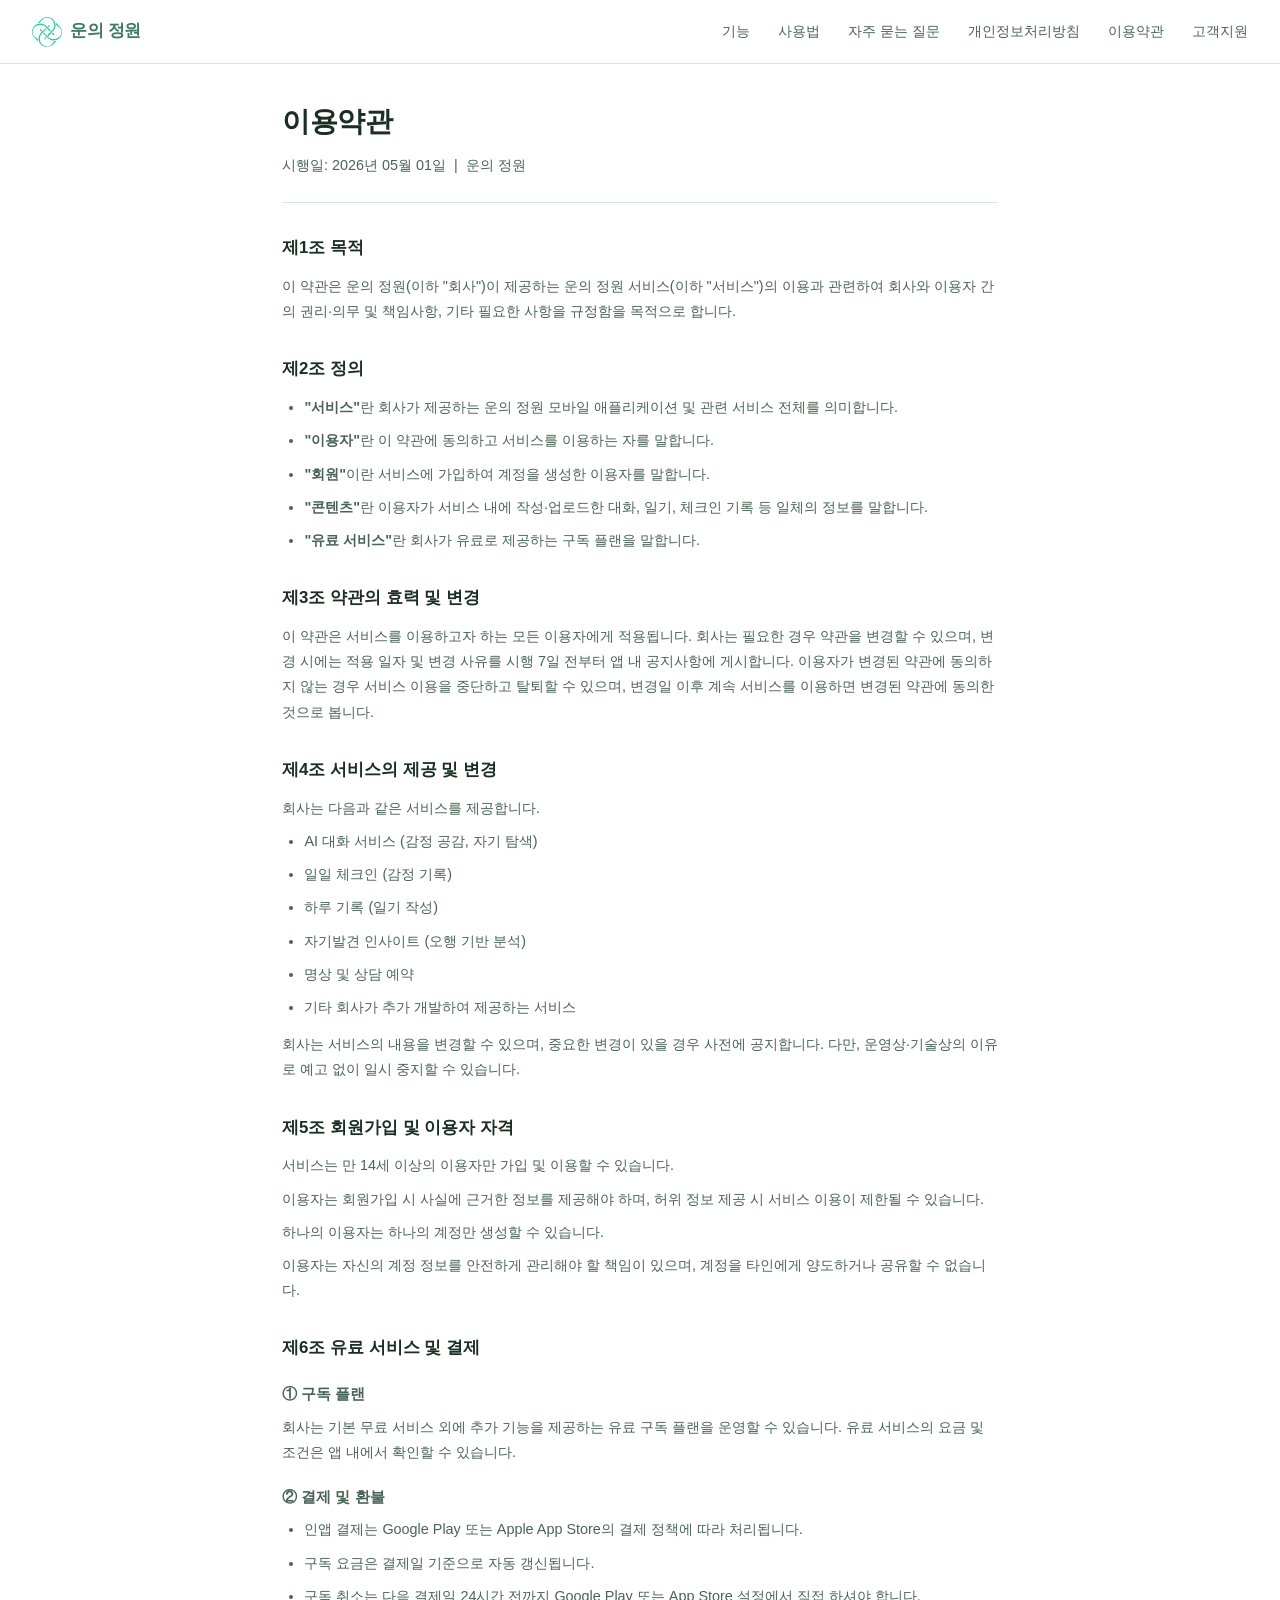
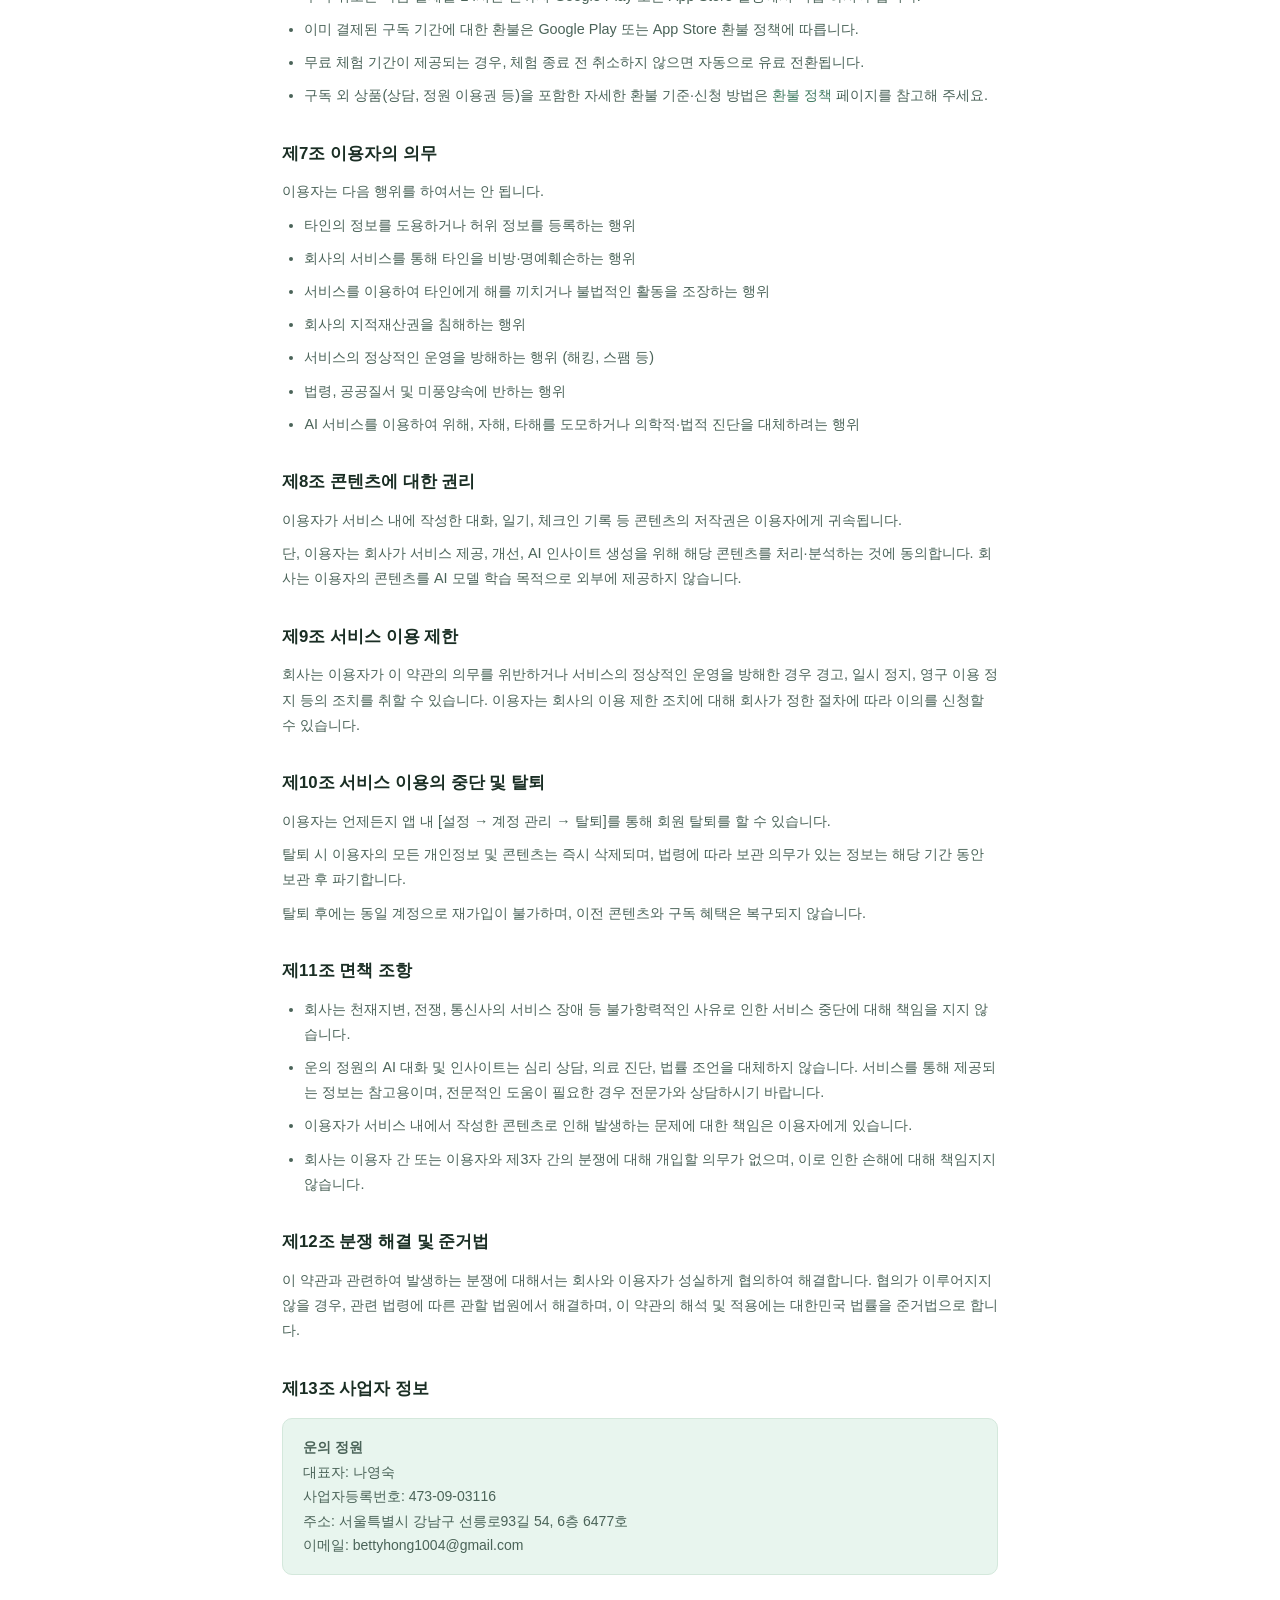
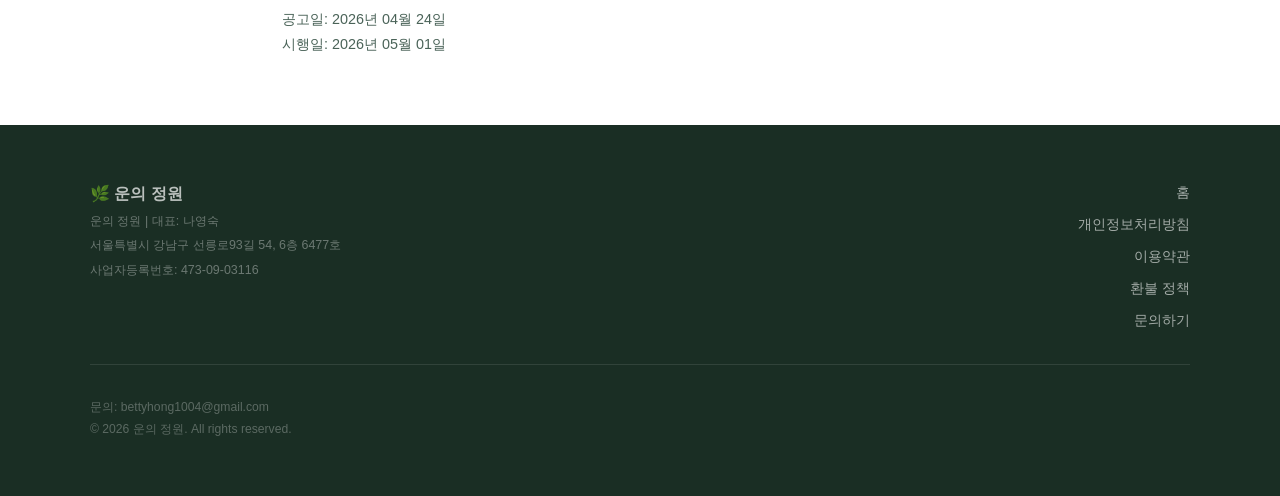
<file: terms.html>
<!DOCTYPE html>
<html lang="ko">
<head>
  <meta charset="UTF-8" />
  <meta name="viewport" content="width=device-width, initial-scale=1.0" />
  <title>이용약관 — 운의 정원</title>
  <link rel="stylesheet" href="style.css" />
</head>
<body>

  <nav>
    <a href="index.html" class="nav-logo-link">
      <img src="logo.svg" alt="운의 정원 로고" class="nav-logo-img" />
      <span class="nav-logo-text">운의 정원</span>
    </a>
    <ul class="nav-links">
      <li><a href="index.html#features">기능</a></li>
      <li><a href="index.html#how">사용법</a></li>
      <li><a href="index.html#faq">자주 묻는 질문</a></li>
      <li><a href="privacy.html">개인정보처리방침</a></li>
      <li><a href="terms.html">이용약관</a></li>
      <li><a href="support.html">고객지원</a></li>
    </ul>
    <button class="nav-mobile-menu" aria-label="메뉴">☰</button>
  </nav>

  <main class="legal-page">

    <h1>이용약관</h1>
    <p class="legal-meta">
      시행일: 2026년 05월 01일 &nbsp;|&nbsp; 운의 정원
    </p>

    <!-- 1 -->
    <h2>제1조 목적</h2>
    <p>
      이 약관은 운의 정원(이하 "회사")이 제공하는 운의 정원 서비스(이하 "서비스")의 이용과 관련하여
      회사와 이용자 간의 권리·의무 및 책임사항, 기타 필요한 사항을 규정함을 목적으로 합니다.
    </p>

    <!-- 2 -->
    <h2>제2조 정의</h2>
    <ul>
      <li><strong>"서비스"</strong>란 회사가 제공하는 운의 정원 모바일 애플리케이션 및 관련 서비스 전체를 의미합니다.</li>
      <li><strong>"이용자"</strong>란 이 약관에 동의하고 서비스를 이용하는 자를 말합니다.</li>
      <li><strong>"회원"</strong>이란 서비스에 가입하여 계정을 생성한 이용자를 말합니다.</li>
      <li><strong>"콘텐츠"</strong>란 이용자가 서비스 내에 작성·업로드한 대화, 일기, 체크인 기록 등 일체의 정보를 말합니다.</li>
      <li><strong>"유료 서비스"</strong>란 회사가 유료로 제공하는 구독 플랜을 말합니다.</li>
    </ul>

    <!-- 3 -->
    <h2>제3조 약관의 효력 및 변경</h2>
    <p>
      이 약관은 서비스를 이용하고자 하는 모든 이용자에게 적용됩니다.
      회사는 필요한 경우 약관을 변경할 수 있으며, 변경 시에는 적용 일자 및 변경 사유를
      시행 7일 전부터 앱 내 공지사항에 게시합니다.
      이용자가 변경된 약관에 동의하지 않는 경우 서비스 이용을 중단하고 탈퇴할 수 있으며,
      변경일 이후 계속 서비스를 이용하면 변경된 약관에 동의한 것으로 봅니다.
    </p>

    <!-- 4 -->
    <h2>제4조 서비스의 제공 및 변경</h2>
    <p>회사는 다음과 같은 서비스를 제공합니다.</p>
    <ul>
      <li>AI 대화 서비스 (감정 공감, 자기 탐색)</li>
      <li>일일 체크인 (감정 기록)</li>
      <li>하루 기록 (일기 작성)</li>
      <li>자기발견 인사이트 (오행 기반 분석)</li>
      <li>명상 및 상담 예약</li>
      <li>기타 회사가 추가 개발하여 제공하는 서비스</li>
    </ul>
    <p>
      회사는 서비스의 내용을 변경할 수 있으며, 중요한 변경이 있을 경우 사전에 공지합니다.
      다만, 운영상·기술상의 이유로 예고 없이 일시 중지할 수 있습니다.
    </p>

    <!-- 5 -->
    <h2>제5조 회원가입 및 이용자 자격</h2>
    <p>서비스는 만 14세 이상의 이용자만 가입 및 이용할 수 있습니다.</p>
    <p>이용자는 회원가입 시 사실에 근거한 정보를 제공해야 하며, 허위 정보 제공 시 서비스 이용이 제한될 수 있습니다.</p>
    <p>하나의 이용자는 하나의 계정만 생성할 수 있습니다.</p>
    <p>이용자는 자신의 계정 정보를 안전하게 관리해야 할 책임이 있으며, 계정을 타인에게 양도하거나 공유할 수 없습니다.</p>

    <!-- 6 -->
    <h2>제6조 유료 서비스 및 결제</h2>

    <h3>① 구독 플랜</h3>
    <p>
      회사는 기본 무료 서비스 외에 추가 기능을 제공하는 유료 구독 플랜을 운영할 수 있습니다.
      유료 서비스의 요금 및 조건은 앱 내에서 확인할 수 있습니다.
    </p>

    <h3>② 결제 및 환불</h3>
    <ul>
      <li>인앱 결제는 Google Play 또는 Apple App Store의 결제 정책에 따라 처리됩니다.</li>
      <li>구독 요금은 결제일 기준으로 자동 갱신됩니다.</li>
      <li>구독 취소는 다음 결제일 24시간 전까지 Google Play 또는 App Store 설정에서 직접 하셔야 합니다.</li>
      <li>이미 결제된 구독 기간에 대한 환불은 Google Play 또는 App Store 환불 정책에 따릅니다.</li>
      <li>무료 체험 기간이 제공되는 경우, 체험 종료 전 취소하지 않으면 자동으로 유료 전환됩니다.</li>
      <li>구독 외 상품(상담, 정원 이용권 등)을 포함한 자세한 환불 기준·신청 방법은 <a href="refund.html">환불 정책</a> 페이지를 참고해 주세요.</li>
    </ul>

    <!-- 7 -->
    <h2>제7조 이용자의 의무</h2>
    <p>이용자는 다음 행위를 하여서는 안 됩니다.</p>
    <ul>
      <li>타인의 정보를 도용하거나 허위 정보를 등록하는 행위</li>
      <li>회사의 서비스를 통해 타인을 비방·명예훼손하는 행위</li>
      <li>서비스를 이용하여 타인에게 해를 끼치거나 불법적인 활동을 조장하는 행위</li>
      <li>회사의 지적재산권을 침해하는 행위</li>
      <li>서비스의 정상적인 운영을 방해하는 행위 (해킹, 스팸 등)</li>
      <li>법령, 공공질서 및 미풍양속에 반하는 행위</li>
      <li>AI 서비스를 이용하여 위해, 자해, 타해를 도모하거나 의학적·법적 진단을 대체하려는 행위</li>
    </ul>

    <!-- 8 -->
    <h2>제8조 콘텐츠에 대한 권리</h2>
    <p>
      이용자가 서비스 내에 작성한 대화, 일기, 체크인 기록 등 콘텐츠의 저작권은 이용자에게 귀속됩니다.
    </p>
    <p>
      단, 이용자는 회사가 서비스 제공, 개선, AI 인사이트 생성을 위해 해당 콘텐츠를 처리·분석하는 것에 동의합니다.
      회사는 이용자의 콘텐츠를 AI 모델 학습 목적으로 외부에 제공하지 않습니다.
    </p>

    <!-- 9 -->
    <h2>제9조 서비스 이용 제한</h2>
    <p>
      회사는 이용자가 이 약관의 의무를 위반하거나 서비스의 정상적인 운영을 방해한 경우
      경고, 일시 정지, 영구 이용 정지 등의 조치를 취할 수 있습니다.
      이용자는 회사의 이용 제한 조치에 대해 회사가 정한 절차에 따라 이의를 신청할 수 있습니다.
    </p>

    <!-- 10 -->
    <h2>제10조 서비스 이용의 중단 및 탈퇴</h2>
    <p>이용자는 언제든지 앱 내 [설정 → 계정 관리 → 탈퇴]를 통해 회원 탈퇴를 할 수 있습니다.</p>
    <p>
      탈퇴 시 이용자의 모든 개인정보 및 콘텐츠는 즉시 삭제되며, 법령에 따라 보관 의무가 있는 정보는
      해당 기간 동안 보관 후 파기합니다.
    </p>
    <p>탈퇴 후에는 동일 계정으로 재가입이 불가하며, 이전 콘텐츠와 구독 혜택은 복구되지 않습니다.</p>

    <!-- 11 -->
    <h2>제11조 면책 조항</h2>
    <ul>
      <li>
        회사는 천재지변, 전쟁, 통신사의 서비스 장애 등 불가항력적인 사유로 인한 서비스 중단에 대해 책임을 지지 않습니다.
      </li>
      <li>
        운의 정원의 AI 대화 및 인사이트는 심리 상담, 의료 진단, 법률 조언을 대체하지 않습니다.
        서비스를 통해 제공되는 정보는 참고용이며, 전문적인 도움이 필요한 경우 전문가와 상담하시기 바랍니다.
      </li>
      <li>
        이용자가 서비스 내에서 작성한 콘텐츠로 인해 발생하는 문제에 대한 책임은 이용자에게 있습니다.
      </li>
      <li>
        회사는 이용자 간 또는 이용자와 제3자 간의 분쟁에 대해 개입할 의무가 없으며, 이로 인한 손해에 대해 책임지지 않습니다.
      </li>
    </ul>

    <!-- 12 -->
    <h2>제12조 분쟁 해결 및 준거법</h2>
    <p>
      이 약관과 관련하여 발생하는 분쟁에 대해서는 회사와 이용자가 성실하게 협의하여 해결합니다.
      협의가 이루어지지 않을 경우, 관련 법령에 따른 관할 법원에서 해결하며,
      이 약관의 해석 및 적용에는 대한민국 법률을 준거법으로 합니다.
    </p>

    <!-- 13 -->
    <h2>제13조 사업자 정보</h2>
    <div class="info-box">
      <strong>운의 정원</strong><br />
      대표자: 나영숙<br />
      사업자등록번호: 473-09-03116<br />
      주소: 서울특별시 강남구 선릉로93길 54, 6층 6477호<br />
      이메일: bettyhong1004@gmail.com
    </div>

    <p style="margin-top: 2rem;">
      공고일: 2026년 04월 24일<br />
      시행일: 2026년 05월 01일
    </p>

  </main>

  <footer>
    <div class="footer-inner">
      <div class="footer-top">
        <div class="footer-brand">
          <strong>🌿 운의 정원</strong>
          <p>운의 정원 | 대표: 나영숙</p>
          <p>서울특별시 강남구 선릉로93길 54, 6층 6477호</p>
          <p>사업자등록번호: 473-09-03116</p>
        </div>
        <div class="footer-links">
          <a href="index.html">홈</a>
          <a href="privacy.html">개인정보처리방침</a>
          <a href="terms.html">이용약관</a>
          <a href="refund.html">환불 정책</a>
          <a href="mailto:bettyhong1004@gmail.com">문의하기</a>
        </div>
      </div>
      <div class="footer-bottom">
        <p>문의: bettyhong1004@gmail.com</p>
        <p>© 2026 운의 정원. All rights reserved.</p>
      </div>
    </div>
  </footer>

  <script src="script.js" defer></script>
</body>
</html>
</file>
<file: style.css>
* {
  margin: 0;
  padding: 0;
  box-sizing: border-box;
}

:root {
  --green-primary: #3d7a5f;
  --green-light: #6aad8a;
  --green-pale: #e8f5ee;
  --green-dark: #2a5542;
  --teal: #29caa6;
  --text-primary: #1a2e24;
  --text-secondary: #4a6358;
  --text-muted: #8aa898;
  --white: #ffffff;
  --border: #d4e8dc;
  --bg-soft: #f7fbf9;
}

body {
  font-family: 'Apple SD Gothic Neo', 'Noto Sans KR', -apple-system, BlinkMacSystemFont, sans-serif;
  color: var(--text-primary);
  line-height: 1.6;
  background: var(--white);
}

a {
  color: var(--green-primary);
  text-decoration: none;
}
a:hover { text-decoration: underline; }

/* ───── Nav ───── */
nav {
  position: fixed;
  top: 0;
  width: 100%;
  background: rgba(255,255,255,0.95);
  backdrop-filter: blur(10px);
  border-bottom: 1px solid var(--border);
  z-index: 100;
  padding: 0 2rem;
  height: 64px;
  display: flex;
  align-items: center;
  justify-content: space-between;
}

.nav-logo-link {
  display: flex;
  align-items: center;
  gap: 8px;
  text-decoration: none;
}
.nav-logo-img {
  width: 30px;
  height: 30px;
}
.nav-logo-text {
  font-size: 1.05rem;
  font-weight: 700;
  color: var(--green-primary);
  letter-spacing: -0.3px;
}

.nav-links {
  display: flex;
  gap: 1.75rem;
  list-style: none;
  font-size: 0.85rem;
}
.nav-links a {
  color: var(--text-secondary);
  transition: color 0.15s;
}
.nav-links a:hover {
  color: var(--green-primary);
  text-decoration: none;
}
.nav-mobile-menu {
  display: none;
  background: none;
  border: none;
  font-size: 1.2rem;
  cursor: pointer;
  color: var(--text-secondary);
}

/* ───── Hero ───── */
.hero {
  padding: 100px 2rem 0;
  background: linear-gradient(160deg, #f0faf5 0%, var(--white) 55%);
  overflow: hidden;
}

.hero-inner {
  max-width: 1100px;
  margin: 0 auto;
  display: grid;
  grid-template-columns: 1fr 1fr;
  gap: 4rem;
  align-items: center;
  padding-bottom: 80px;
}

.hero-logo-wrap {
  margin-bottom: 1.5rem;
}
.hero-logo {
  width: 64px;
  height: 64px;
}

.hero-eyebrow {
  font-size: 0.85rem;
  font-weight: 600;
  color: var(--teal);
  letter-spacing: 0.5px;
  margin-bottom: 0.75rem;
}

.hero h1 {
  font-size: clamp(2.2rem, 4.5vw, 3.2rem);
  font-weight: 800;
  color: var(--text-primary);
  letter-spacing: -1.5px;
  line-height: 1.15;
  margin-bottom: 1.25rem;
}

.hero-desc {
  font-size: 1rem;
  color: var(--text-secondary);
  line-height: 1.8;
  margin-bottom: 2rem;
}

.cta-group {
  display: flex;
  gap: 1rem;
  flex-wrap: wrap;
  margin-bottom: 1rem;
}

.btn-store {
  display: inline-flex;
  align-items: center;
  gap: 8px;
  padding: 14px 24px;
  border-radius: 14px;
  font-size: 0.95rem;
  font-weight: 600;
  letter-spacing: -0.2px;
  text-decoration: none;
}

.btn-android {
  background: var(--text-primary);
  color: var(--white);
  transition: background 0.15s;
}
.btn-android:hover {
  background: #2a4035;
  text-decoration: none;
  color: var(--white);
}

.btn-apple {
  background: #000;
  color: var(--white);
  transition: background 0.15s;
}
.btn-apple:hover {
  background: #1d1d1f;
  text-decoration: none;
  color: var(--white);
}

.btn-apple-soon {
  background: rgba(0,0,0,0.08);
  color: var(--text-muted);
  cursor: default;
  border: 1px solid var(--border);
}

/* legacy — kept for CTA section */
.btn-coming-soon-hero {
  display: inline-flex;
  align-items: center;
  gap: 8px;
  background: var(--text-primary);
  color: var(--white);
  padding: 14px 24px;
  border-radius: 14px;
  font-size: 0.95rem;
  font-weight: 600;
  cursor: default;
  letter-spacing: -0.2px;
}

.hero-sub-note {
  font-size: 0.78rem;
  color: var(--text-muted);
  margin: 0;
}

/* Phone mockup */
.hero-visual {
  display: flex;
  justify-content: center;
  align-items: flex-end;
}

.phone-mockup {
  width: 260px;
  background: #1a2e24;
  border-radius: 36px;
  padding: 12px;
  box-shadow: 0 32px 80px rgba(0,0,0,0.18), 0 0 0 1px rgba(0,0,0,0.08);
  position: relative;
}

.phone-screen {
  background: #f7fbf9;
  border-radius: 26px;
  overflow: hidden;
  padding: 20px 16px 16px;
  min-height: 420px;
  display: flex;
  flex-direction: column;
  gap: 12px;
}

.mock-header {
  display: flex;
  flex-direction: column;
  gap: 2px;
}
.mock-greeting {
  font-size: 0.8rem;
  font-weight: 700;
  color: var(--text-primary);
}
.mock-date {
  font-size: 0.68rem;
  color: var(--text-muted);
}

.mock-checkin-card {
  background: var(--white);
  border-radius: 14px;
  padding: 14px;
  border: 1px solid var(--border);
}
.mock-card-label {
  font-size: 0.75rem;
  font-weight: 700;
  color: var(--text-primary);
  margin-bottom: 10px;
}
.mock-emotions {
  display: flex;
  gap: 8px;
  font-size: 1.3rem;
}
.mock-em { opacity: 0.4; }
.mock-em.selected { opacity: 1; }

.mock-insight-card {
  background: var(--green-primary);
  border-radius: 14px;
  padding: 14px;
  flex: 1;
}
.mock-insight-label {
  font-size: 0.7rem;
  font-weight: 700;
  color: rgba(255,255,255,0.7);
  margin-bottom: 8px;
}
.mock-insight-text {
  font-size: 0.75rem;
  color: var(--white);
  line-height: 1.6;
}

.mock-nav {
  display: flex;
  justify-content: space-around;
  font-size: 1.1rem;
  padding-top: 4px;
  border-top: 1px solid var(--border);
}
.mock-nav-active {
  filter: drop-shadow(0 0 3px rgba(61,122,95,0.6));
}

/* 새 모크업 요소 */
.mock-statusbar {
  display: flex;
  justify-content: space-between;
  align-items: center;
  font-size: 0.6rem;
  color: var(--text-secondary);
  margin-bottom: 4px;
  font-weight: 600;
}
.mock-icons { letter-spacing: -1px; font-size: 0.55rem; }

.mock-appbar {
  display: flex;
  align-items: center;
  justify-content: space-between;
  margin-bottom: 10px;
}
.mock-hamburger { font-size: 0.9rem; color: var(--text-secondary); }
.mock-appname {
  display: flex;
  align-items: center;
  gap: 4px;
  font-size: 0.72rem;
  font-weight: 700;
  color: var(--green-primary);
}
.mock-appname-dot { color: var(--teal); }

.mock-greeting-wrap { margin-bottom: 8px; }
.mock-user-name {
  font-size: 0.65rem;
  color: var(--text-muted);
  margin-bottom: 1px;
}
.mock-user-msg {
  font-size: 0.78rem;
  font-weight: 800;
  color: var(--text-primary);
  line-height: 1.25;
}

.mock-checkin-card {
  background: var(--white);
  border-radius: 12px;
  padding: 10px 12px;
  border: 1px solid var(--border);
  margin-bottom: 8px;
}
.mock-card-title {
  font-size: 0.72rem;
  font-weight: 800;
  color: var(--text-primary);
  margin-bottom: 2px;
}
.mock-card-sub {
  font-size: 0.6rem;
  color: var(--text-muted);
  margin-bottom: 8px;
}
.mock-record-btn {
  background: var(--teal);
  color: var(--white);
  border-radius: 8px;
  padding: 6px;
  font-size: 0.68rem;
  font-weight: 700;
  text-align: center;
}

.mock-cards-row {
  display: grid;
  grid-template-columns: 1fr 1fr;
  gap: 6px;
  margin-bottom: 8px;
}
.mock-func-card {
  border-radius: 12px;
  padding: 10px;
  min-height: 64px;
}
.mock-func-card.green { background: #3aab8a; }
.mock-func-card.brown { background: #b07a5e; }
.mock-func-tag {
  font-size: 0.52rem;
  color: rgba(255,255,255,0.8);
  margin-bottom: 4px;
  line-height: 1.3;
}
.mock-func-title {
  font-size: 0.78rem;
  font-weight: 800;
  color: var(--white);
}
.mock-func-sub {
  font-size: 0.55rem;
  color: rgba(255,255,255,0.7);
}

.mock-insight-wrap {
  background: var(--white);
  border-radius: 12px;
  padding: 10px 12px;
  border: 1px solid var(--border);
  margin-bottom: 8px;
}
.mock-insight-header {
  display: flex;
  justify-content: space-between;
  align-items: center;
  margin-bottom: 8px;
}
.mock-insight-title {
  font-size: 0.72rem;
  font-weight: 800;
  color: var(--text-primary);
}
.mock-insight-badge {
  font-size: 0.55rem;
  color: var(--green-primary);
  background: var(--green-pale);
  border-radius: 6px;
  padding: 2px 6px;
}
.mock-elem-bars { display: flex; flex-direction: column; gap: 4px; }
.mock-elem-row {
  display: flex;
  align-items: center;
  gap: 4px;
  font-size: 0.6rem;
}
.mock-elem-dot { font-size: 0.45rem; }
.green-dot  { color: #5aaa7a; }
.red-dot    { color: #e86c6c; }
.yellow-dot { color: #d4a537; }
.blue-dot   { color: #8ba8c8; }
.navy-dot   { color: #4a7fa5; }
.mock-elem-name {
  width: 28px;
  font-size: 0.58rem;
  color: var(--text-secondary);
  flex-shrink: 0;
}
.mock-bar-bg {
  flex: 1;
  height: 5px;
  background: #eee;
  border-radius: 3px;
  overflow: hidden;
}
.mock-bar-fill {
  height: 100%;
  border-radius: 3px;
}
.mock-elem-pct {
  width: 22px;
  text-align: right;
  font-size: 0.58rem;
  color: var(--text-muted);
  flex-shrink: 0;
}
.mock-insight-sub {
  font-size: 0.58rem;
  color: var(--text-muted);
  margin-top: 6px;
}

.mock-chat-input {
  display: flex;
  align-items: center;
  background: var(--white);
  border: 1px solid var(--border);
  border-radius: 20px;
  padding: 6px 8px 6px 12px;
  gap: 6px;
}
.mock-input-placeholder {
  flex: 1;
  font-size: 0.58rem;
  color: var(--text-muted);
}
.mock-send-btn {
  width: 22px;
  height: 22px;
  background: var(--teal);
  color: var(--white);
  border-radius: 8px;
  display: flex;
  align-items: center;
  justify-content: center;
  font-size: 0.7rem;
  flex-shrink: 0;
}

/* ───── Trust bar ───── */
.trust-bar {
  background: var(--text-primary);
  padding: 14px 2rem;
}
.trust-inner {
  max-width: 1100px;
  margin: 0 auto;
  display: flex;
  justify-content: center;
  align-items: center;
  gap: 1rem;
  flex-wrap: wrap;
  font-size: 0.8rem;
  color: rgba(255,255,255,0.7);
  font-weight: 500;
}
.trust-divider {
  opacity: 0.3;
}

/* ───── Features ───── */
.features {
  padding: 100px 2rem;
  max-width: 1100px;
  margin: 0 auto;
}

.section-header {
  text-align: center;
  margin-bottom: 4rem;
}

.section-label {
  font-size: 0.75rem;
  font-weight: 700;
  text-transform: uppercase;
  letter-spacing: 2px;
  color: var(--teal);
  margin-bottom: 0.75rem;
}
.section-label.light {
  color: rgba(255,255,255,0.6);
}

.section-title {
  font-size: clamp(1.6rem, 3.5vw, 2.2rem);
  font-weight: 800;
  color: var(--text-primary);
  letter-spacing: -0.8px;
  line-height: 1.25;
  margin-bottom: 0.75rem;
}

.section-sub {
  font-size: 1rem;
  color: var(--text-secondary);
  line-height: 1.65;
}

.feature-list {
  display: flex;
  flex-direction: column;
  gap: 5rem;
}

.feature-row {
  display: grid;
  grid-template-columns: 1fr auto;
  gap: 4rem;
  align-items: center;
}
.feature-row.reverse {
  grid-template-columns: auto 1fr;
  direction: rtl;
}
.feature-row.reverse > * {
  direction: ltr;
}

.feature-number {
  display: inline-block;
  font-size: 0.75rem;
  font-weight: 800;
  color: var(--teal);
  letter-spacing: 1px;
  margin-bottom: 0.75rem;
}

.feature-text h3 {
  font-size: 1.4rem;
  font-weight: 800;
  color: var(--text-primary);
  letter-spacing: -0.5px;
  margin-bottom: 1rem;
  line-height: 1.3;
}

.feature-text p {
  font-size: 0.95rem;
  color: var(--text-secondary);
  line-height: 1.8;
  margin-bottom: 1.25rem;
}

.feature-bullets {
  list-style: none;
  display: flex;
  flex-direction: column;
  gap: 0.5rem;
}
.feature-bullets li {
  font-size: 0.875rem;
  color: var(--text-secondary);
  padding-left: 1.2rem;
  position: relative;
}
.feature-bullets li::before {
  content: '✓';
  position: absolute;
  left: 0;
  color: var(--teal);
  font-weight: 700;
  font-size: 0.8rem;
}

.feature-icon-box {
  flex-shrink: 0;
}

.feature-icon-circle {
  width: 120px;
  height: 120px;
  border-radius: 32px;
  display: flex;
  align-items: center;
  justify-content: center;
  font-size: 3rem;
}
.feature-icon-circle.green  { background: var(--green-pale); }
.feature-icon-circle.teal   { background: #e0faf5; }
.feature-icon-circle.sage   { background: #eaf4ec; }
.feature-icon-circle.gold   { background: #fef9e8; }
.feature-icon-circle.mint   { background: #e5f7f4; }

/* ───── How it works ───── */
.how {
  background: var(--bg-soft);
  padding: 100px 2rem;
}

.how .section-header {
  margin-bottom: 3.5rem;
}

.steps {
  max-width: 900px;
  margin: 0 auto;
  display: flex;
  align-items: flex-start;
  gap: 1rem;
}

.step {
  flex: 1;
  background: var(--white);
  border: 1px solid var(--border);
  border-radius: 20px;
  padding: 2rem 1.5rem;
}

.step-num {
  width: 36px;
  height: 36px;
  background: var(--green-primary);
  color: var(--white);
  border-radius: 10px;
  display: flex;
  align-items: center;
  justify-content: center;
  font-size: 0.9rem;
  font-weight: 800;
  margin-bottom: 1rem;
}

.step h3 {
  font-size: 1rem;
  font-weight: 700;
  color: var(--text-primary);
  margin-bottom: 0.6rem;
  line-height: 1.3;
}

.step p {
  font-size: 0.875rem;
  color: var(--text-secondary);
  line-height: 1.7;
}

.step-arrow {
  font-size: 1.5rem;
  color: var(--border);
  padding-top: 2.5rem;
  flex-shrink: 0;
}

/* ───── Philosophy ───── */
.philosophy {
  background: var(--green-primary);
  padding: 100px 2rem;
}

.philosophy-inner {
  max-width: 1100px;
  margin: 0 auto;
  display: grid;
  grid-template-columns: 1fr 1fr;
  gap: 5rem;
  align-items: center;
}

.philosophy-text h2 {
  font-size: clamp(1.7rem, 3.5vw, 2.2rem);
  font-weight: 800;
  color: var(--white);
  letter-spacing: -0.8px;
  line-height: 1.2;
  margin-bottom: 1.5rem;
}

.philosophy-text p {
  font-size: 0.95rem;
  color: rgba(255,255,255,0.8);
  line-height: 1.85;
  margin-bottom: 1rem;
}

.philosophy-elements {
  display: grid;
  grid-template-columns: 1fr 1fr;
  gap: 1rem;
}
.philosophy-elements .elem-card:last-child {
  grid-column: 1 / -1;
  max-width: calc(50% - 0.5rem);
  margin: 0 auto;
}

.elem-card {
  background: rgba(255,255,255,0.1);
  border: 1px solid rgba(255,255,255,0.2);
  border-radius: 16px;
  padding: 1.25rem;
  display: flex;
  flex-direction: column;
  gap: 4px;
}
.elem-icon { font-size: 1.5rem; margin-bottom: 4px; }
.elem-card strong {
  font-size: 0.9rem;
  color: var(--white);
  font-weight: 700;
}
.elem-card span {
  font-size: 0.78rem;
  color: rgba(255,255,255,0.6);
}

/* ───── Signup methods ───── */
.signup-section {
  padding: 100px 2rem;
  background: var(--bg-soft);
}

.signup-inner {
  max-width: 780px;
  margin: 0 auto;
  text-align: center;
}

.signup-methods {
  display: flex;
  justify-content: center;
  gap: 2rem;
  flex-wrap: wrap;
  margin-top: 1rem;
}

.signup-method {
  display: flex;
  flex-direction: column;
  align-items: center;
  gap: 0.6rem;
  font-size: 0.85rem;
  font-weight: 600;
  color: var(--text-secondary);
}

.signup-icon {
  width: 60px;
  height: 60px;
  border-radius: 18px;
  display: flex;
  align-items: center;
  justify-content: center;
  font-size: 1.4rem;
  box-shadow: 0 2px 12px rgba(0,0,0,0.08);
}

/* ───── FAQ ───── */
.faq {
  background: var(--bg-soft);
  padding: 100px 2rem;
}

.faq .section-header {
  margin-bottom: 2.5rem;
}

.faq-list {
  max-width: 720px;
  margin: 0 auto;
  display: flex;
  flex-direction: column;
  gap: 0.75rem;
}

.faq-item {
  background: var(--white);
  border: 1px solid var(--border);
  border-radius: 14px;
  overflow: hidden;
}

.faq-item summary {
  padding: 1.1rem 1.25rem;
  font-size: 0.925rem;
  font-weight: 700;
  color: var(--text-primary);
  cursor: pointer;
  list-style: none;
  display: flex;
  justify-content: space-between;
  align-items: center;
  user-select: none;
}
.faq-item summary::-webkit-details-marker { display: none; }
.faq-item summary::after {
  content: '+';
  font-size: 1.1rem;
  color: var(--text-muted);
  transition: transform 0.2s;
  flex-shrink: 0;
}
.faq-item[open] summary::after {
  transform: rotate(45deg);
}

.faq-item p {
  padding: 0 1.25rem 1.1rem;
  font-size: 0.875rem;
  color: var(--text-secondary);
  line-height: 1.75;
  border-top: 1px solid var(--border);
  padding-top: 1rem;
}

/* ───── Download CTA ───── */
.download {
  padding: 100px 2rem;
  text-align: center;
  background: linear-gradient(160deg, var(--green-pale) 0%, #f0fdf7 100%);
}

.download-inner {
  max-width: 600px;
  margin: 0 auto;
}

.download-logo {
  width: 60px;
  height: 60px;
  margin-bottom: 1.5rem;
}

.download h2 {
  font-size: clamp(1.6rem, 3.5vw, 2.2rem);
  font-weight: 800;
  color: var(--text-primary);
  letter-spacing: -0.8px;
  margin-bottom: 0.75rem;
}

.download p {
  color: var(--text-secondary);
  font-size: 1rem;
  margin-bottom: 2rem;
  line-height: 1.7;
}

.download-contact {
  margin-top: 1.5rem !important;
  font-size: 0.85rem !important;
  color: var(--text-muted) !important;
  margin-bottom: 0 !important;
}

/* ───── Footer ───── */
footer {
  background: var(--text-primary);
  color: rgba(255,255,255,0.7);
  padding: 3.5rem 2rem;
}

.footer-inner {
  max-width: 1100px;
  margin: 0 auto;
}

.footer-top {
  display: flex;
  justify-content: space-between;
  align-items: flex-start;
  gap: 2rem;
  flex-wrap: wrap;
  padding-bottom: 2rem;
  border-bottom: 1px solid rgba(255,255,255,0.1);
  margin-bottom: 2rem;
}

.footer-logo-wrap {
  display: flex;
  align-items: center;
  gap: 8px;
  margin-bottom: 0.75rem;
}
.footer-logo {
  width: 24px;
  height: 24px;
  filter: brightness(0) invert(1) opacity(0.8);
}
.footer-logo-wrap strong {
  color: var(--white);
  font-size: 0.95rem;
}

.footer-brand p {
  font-size: 0.78rem;
  margin-top: 0.3rem;
  opacity: 0.5;
  line-height: 1.6;
}

.footer-links {
  display: flex;
  flex-direction: column;
  gap: 0.6rem;
  font-size: 0.875rem;
  align-items: flex-end;
}
.footer-links a {
  color: rgba(255,255,255,0.6);
  transition: color 0.15s;
}
.footer-links a:hover {
  color: var(--white);
  text-decoration: none;
}

.footer-bottom {
  font-size: 0.76rem;
  opacity: 0.4;
  line-height: 1.8;
}

/* ───── Legal pages ───── */
.legal-page {
  padding: 100px 2rem 60px;
  max-width: 780px;
  margin: 0 auto;
}

.legal-page h1 {
  font-size: 1.75rem;
  font-weight: 800;
  color: var(--text-primary);
  margin-bottom: 0.5rem;
  letter-spacing: -0.5px;
}

.legal-meta {
  font-size: 0.85rem;
  color: var(--text-muted);
  margin-bottom: 2.5rem;
  padding-bottom: 1.5rem;
  border-bottom: 1px solid var(--border);
}

.legal-page h2 {
  font-size: 1.05rem;
  font-weight: 700;
  color: var(--text-primary);
  margin: 2rem 0 0.75rem;
}

.legal-page h3 {
  font-size: 0.95rem;
  font-weight: 700;
  color: var(--text-secondary);
  margin: 1.25rem 0 0.5rem;
}

.legal-page p, .legal-page li {
  font-size: 0.9rem;
  color: var(--text-secondary);
  line-height: 1.75;
  margin-bottom: 0.5rem;
}

.legal-page ul, .legal-page ol {
  padding-left: 1.4rem;
  margin-bottom: 0.75rem;
}

.legal-page table {
  width: 100%;
  border-collapse: collapse;
  font-size: 0.85rem;
  margin: 1rem 0;
}

.legal-page th {
  background: var(--green-pale);
  color: var(--text-primary);
  font-weight: 700;
  padding: 10px 12px;
  text-align: left;
  border: 1px solid var(--border);
}

.legal-page td {
  padding: 9px 12px;
  border: 1px solid var(--border);
  color: var(--text-secondary);
  vertical-align: top;
}

.info-box {
  background: var(--green-pale);
  border: 1px solid var(--border);
  border-radius: 10px;
  padding: 1rem 1.25rem;
  margin: 1rem 0;
  font-size: 0.875rem;
  color: var(--text-secondary);
  line-height: 1.75;
}

/* ───── Responsive ───── */
@media (max-width: 900px) {
  .hero-inner {
    grid-template-columns: 1fr;
    text-align: center;
    gap: 3rem;
  }
  .hero-logo-wrap { display: flex; justify-content: center; }
  .cta-group { justify-content: center; }
  .hero-sub-note { text-align: center; }
  .hero-visual { justify-content: center; }

  .philosophy-inner {
    grid-template-columns: 1fr;
    gap: 3rem;
  }
  .philosophy-elements {
    grid-template-columns: repeat(3, 1fr);
  }
  .philosophy-elements .elem-card:last-child {
    grid-column: auto;
    max-width: 100%;
    margin: 0;
  }

  .signup-methods {
    gap: 1.25rem;
  }

  .feature-row,
  .feature-row.reverse {
    grid-template-columns: 1fr;
    direction: ltr;
    gap: 2rem;
  }
  .feature-icon-box { display: none; }
}

@media (max-width: 700px) {
  .steps {
    flex-direction: column;
    max-width: 400px;
    margin: 0 auto;
  }
  .step-arrow {
    transform: rotate(90deg);
    align-self: center;
    padding: 0;
  }
  .philosophy-elements {
    grid-template-columns: 1fr 1fr;
  }
  .philosophy-elements .elem-card:last-child {
    grid-column: 1 / -1;
    max-width: 100%;
  }
}

@media (max-width: 600px) {
  nav { padding: 0 1.25rem; }
  .nav-links { display: none; }
  .nav-mobile-menu { display: block; }

  .nav-links.nav-open {
    display: flex;
    flex-direction: column;
    position: absolute;
    top: 64px;
    left: 0;
    right: 0;
    gap: 0;
    background: rgba(255,255,255,0.98);
    backdrop-filter: blur(10px);
    border-bottom: 1px solid var(--border);
    box-shadow: 0 8px 20px rgba(0,0,0,0.06);
    padding: 0.25rem 1.25rem 0.75rem;
    font-size: 0.95rem;
  }
  .nav-links.nav-open li {
    padding: 0.85rem 0.25rem;
    border-bottom: 1px solid var(--border);
  }
  .nav-links.nav-open li:last-child { border-bottom: none; }
  .nav-links.nav-open a { display: block; }

  .hero { padding: 90px 1.25rem 0; }
  .features,
  .signup-section { padding: 70px 1.25rem; }
  .how,
  .faq,
  .download,
  .philosophy { padding: 70px 1.25rem; }

  .footer-top { flex-direction: column; }
  .footer-links { align-items: flex-start; }

  .legal-page { padding: 90px 1.25rem 40px; }

  .trust-inner { gap: 0.6rem; font-size: 0.74rem; }
  .trust-divider { display: none; }
}
</file>
